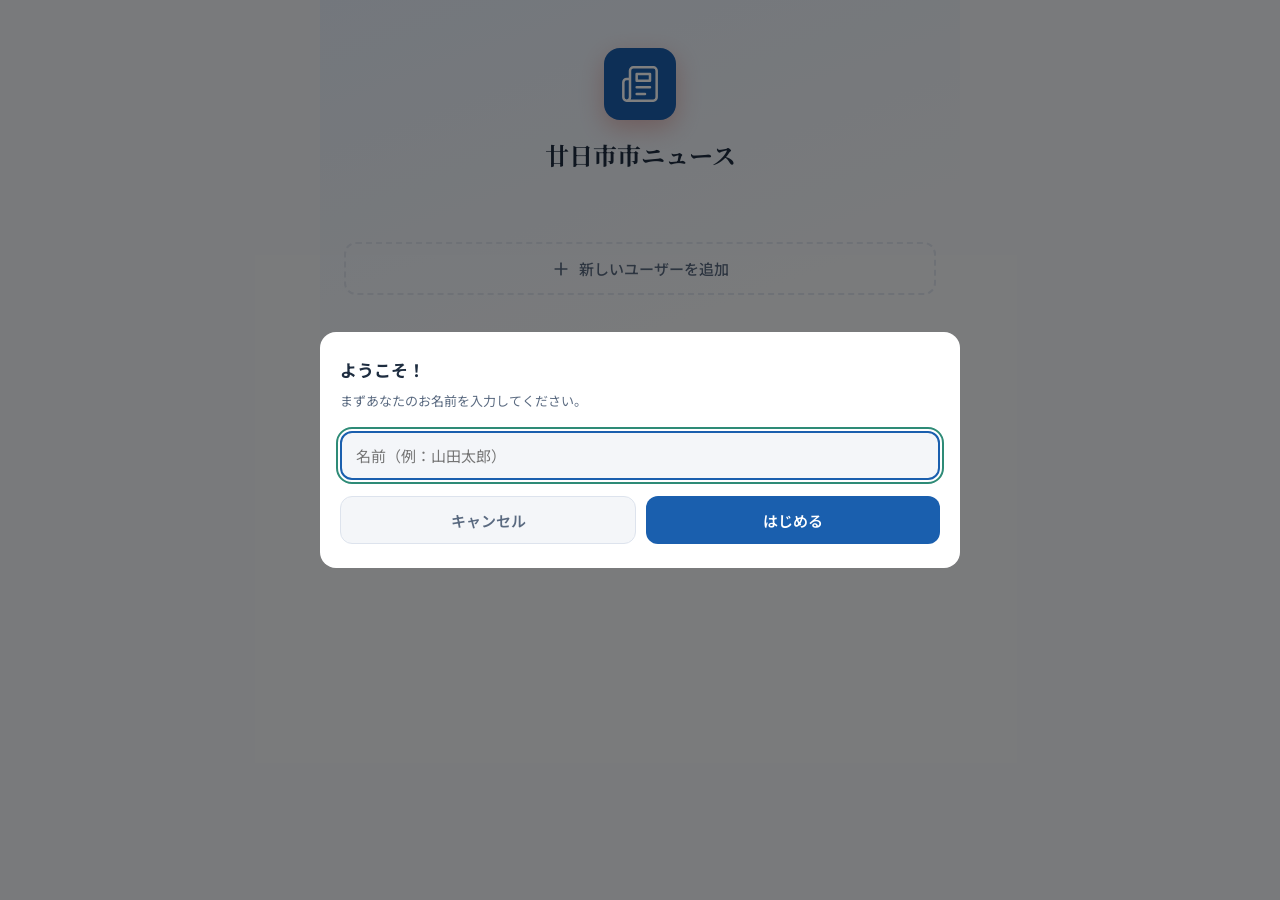
<file: docs/index.html>
<!DOCTYPE html>
<html lang="ja">
<head>
  <meta charset="UTF-8">
  <meta name="viewport" content="width=device-width, initial-scale=1.0, viewport-fit=cover">
  <meta name="description" content="廿日市市の地域ニュースをまとめて確認できるアプリ（廿日市商工会議所）">
  <meta name="theme-color" content="#C0392B">
  <title>廿日市市ニュース</title>
  <link rel="stylesheet" href="css/style.css">
  <link rel="manifest" href="../manifest.json">
  <link rel="apple-touch-icon" href="icons/icon-192.png">
</head>
<body>
  <div class="app-container">

    <!-- ユーザー選択画面 -->
    <section id="user-screen" class="user-screen"></section>

    <!-- メインアプリ（ユーザー選択後） -->
    <div id="main-app" style="display:none">

      <!-- ヘッダー -->
      <header class="app-header">
        <div class="header-main">
          <div class="header-logo">
            廿日市市ニュース
          </div>
          <button class="header-btn" id="user-switch-btn" aria-label="ユーザー切替">
            <span class="header-user-chip" id="header-user-name">-</span>
          </button>
          <button class="header-btn" id="reload-btn" aria-label="再読み込み">
            <svg viewBox="0 0 24 24" fill="none" stroke="currentColor" stroke-width="2" stroke-linecap="round" stroke-linejoin="round"><polyline points="23 4 23 10 17 10"/><polyline points="1 20 1 14 7 14"/><path d="M3.51 9a9 9 0 0 1 14.85-3.36L23 10M1 14l4.64 4.36A9 9 0 0 0 20.49 15"/></svg>
          </button>
          <button class="header-btn" id="search-btn" aria-label="検索">
            <svg viewBox="0 0 24 24" fill="none" stroke="currentColor" stroke-width="2" stroke-linecap="round" stroke-linejoin="round"><circle cx="11" cy="11" r="8"/><path d="m21 21-4.35-4.35"/></svg>
          </button>
        </div>
        <div class="header-meta" id="header-meta">更新日時を読み込み中…</div>
      </header>

      <!-- ページコンテナ -->

      <!-- ニュース一覧 -->
      <section id="news-page" class="page active">
        <div class="date-filter-bar">
          <span class="date-filter-label">📅 日付</span>
          <div class="date-filter-chips" id="date-filter-chips"></div>
        </div>
        <div class="date-range-panel" id="date-range-panel" style="display:none">
          <input type="date" id="date-from" class="date-range-input">
          <span class="date-range-sep">〜</span>
          <input type="date" id="date-to" class="date-range-input">
          <button class="date-range-apply" id="date-range-apply">適用</button>
        </div>
        <div class="sort-bar">
          <button class="sort-btn active" id="sort-importance">重要度順</button>
          <span class="sort-separator">|</span>
          <button class="sort-btn" id="sort-newest">新着順</button>
          <span class="article-count" id="article-count"></span>
        </div>
        <div class="article-list" id="article-list"></div>
      </section>

      <!-- 記事詳細 -->
      <section id="detail-page" class="page"></section>

      <!-- 保存済み -->
      <section id="saved-page" class="page"></section>

      <!-- 管理 -->
      <section id="admin-page" class="page">
        <div style="padding:16px 16px 0">
          <h2 style="font-family:var(--font-serif);font-size:var(--text-xl);font-weight:700;margin-bottom:4px">設定・管理</h2>
          <p style="font-size:var(--text-sm);color:var(--color-text-secondary)">収集ソースやキーワードを管理できます</p>
        </div>
        <div id="admin-content"></div>
      </section>

      <!-- ボトムナビ -->
      <nav class="bottom-nav" aria-label="メインナビゲーション">
        <button class="nav-item active" data-page="news">
          <svg viewBox="0 0 24 24" fill="none" stroke="currentColor" stroke-width="2" stroke-linecap="round" stroke-linejoin="round"><path d="M4 22h16a2 2 0 0 0 2-2V4a2 2 0 0 0-2-2H8a2 2 0 0 0-2 2v16a2 2 0 0 1-2 2Zm0 0a2 2 0 0 1-2-2v-9c0-1.1.9-2 2-2h2"/><path d="M18 14h-8M15 18h-5M10 6h8v4h-8V6Z"/></svg>
          ニュース
        </button>
        <button class="nav-item" data-page="saved">
          <svg viewBox="0 0 24 24" fill="none" stroke="currentColor" stroke-width="2" stroke-linecap="round" stroke-linejoin="round"><path d="M19 21l-7-5-7 5V5a2 2 0 0 1 2-2h10a2 2 0 0 1 2 2z"/></svg>
          保存済み
        </button>
        <button class="nav-item" data-page="admin">
          <svg viewBox="0 0 24 24" fill="none" stroke="currentColor" stroke-width="2" stroke-linecap="round" stroke-linejoin="round"><circle cx="12" cy="12" r="3"/><path d="M19.4 15a1.65 1.65 0 0 0 .33 1.82l.06.06a2 2 0 0 1-2.83 2.83l-.06-.06a1.65 1.65 0 0 0-1.82-.33 1.65 1.65 0 0 0-1 1.51V21a2 2 0 0 1-4 0v-.09A1.65 1.65 0 0 0 9 19.4a1.65 1.65 0 0 0-1.82.33l-.06.06a2 2 0 0 1-2.83-2.83l.06-.06A1.65 1.65 0 0 0 4.68 15a1.65 1.65 0 0 0-1.51-1H3a2 2 0 0 1 0-4h.09A1.65 1.65 0 0 0 4.6 9a1.65 1.65 0 0 0-.33-1.82l-.06-.06a2 2 0 0 1 2.83-2.83l.06.06A1.65 1.65 0 0 0 9 4.68a1.65 1.65 0 0 0 1-1.51V3a2 2 0 0 1 4 0v.09a1.65 1.65 0 0 0 1 1.51 1.65 1.65 0 0 0 1.82-.33l.06-.06a2 2 0 0 1 2.83 2.83l-.06.06A1.65 1.65 0 0 0 19.4 9a1.65 1.65 0 0 0 1.51 1H21a2 2 0 0 1 0 4h-.09a1.65 1.65 0 0 0-1.51 1z"/></svg>
          設定
        </button>
      </nav>

    </div><!-- /main-app -->

    <!-- 検索オーバーレイ -->
    <div id="search-overlay" class="search-overlay" style="display:none">
      <div class="search-header">
        <div class="search-input-wrap">
          <svg viewBox="0 0 24 24" fill="none" stroke="currentColor" stroke-width="2" stroke-linecap="round" stroke-linejoin="round"><circle cx="11" cy="11" r="8"/><path d="m21 21-4.35-4.35"/></svg>
          <input type="search" class="search-input" id="search-input" placeholder="記事を検索…" autocomplete="off">
        </div>
        <button class="search-cancel" id="search-cancel">キャンセル</button>
      </div>
      <div class="search-results" id="search-results">
        <div class="empty-state" style="padding-top:40px">
          <p style="color:var(--color-text-muted)">キーワードを入力してください</p>
        </div>
      </div>
    </div>

  </div><!-- /app-container -->

  <div id="toast-container" class="toast-container"></div>

  <script type="module" src="js/main.js"></script>
</body>
</html>
</file>
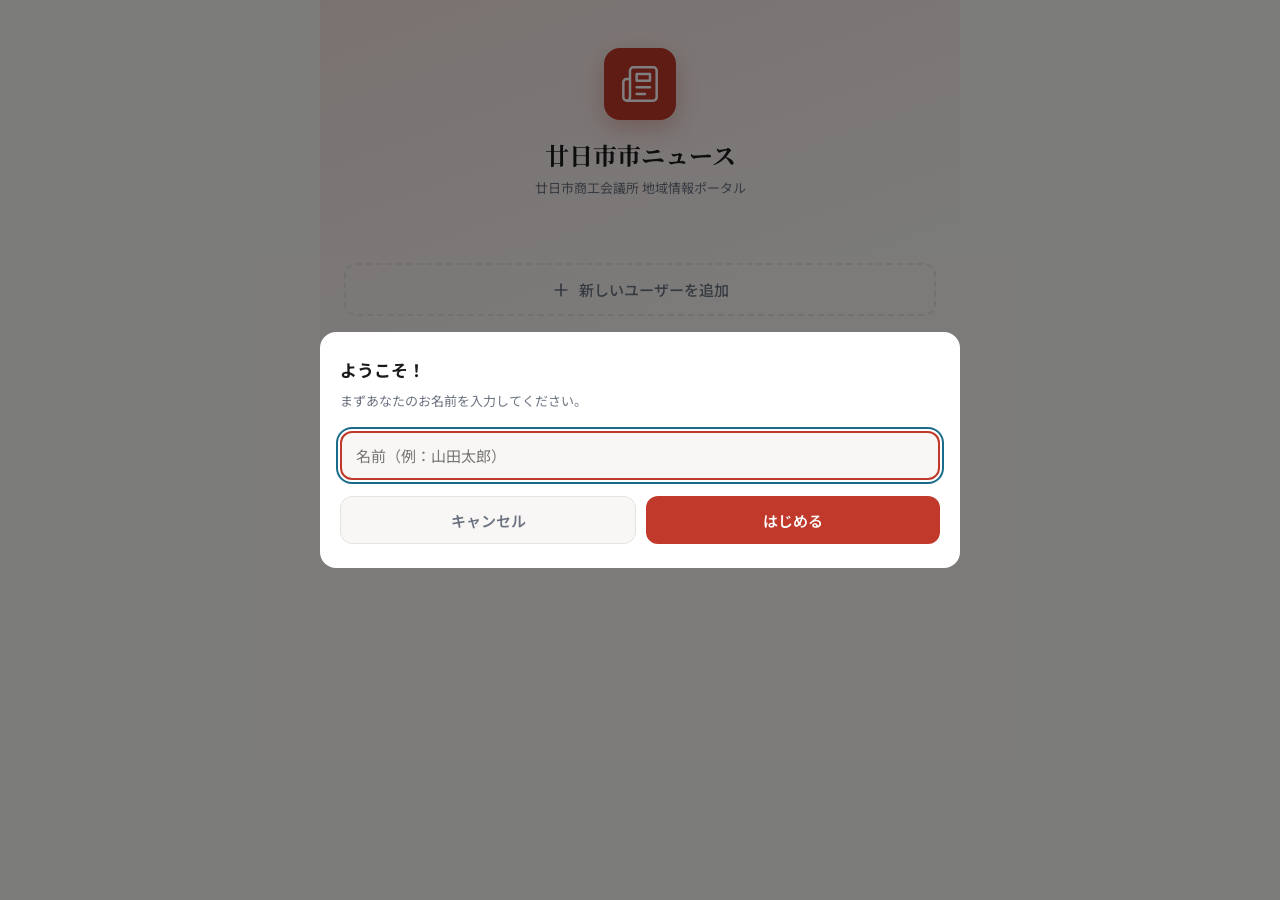
<file: public/index.html>
<!DOCTYPE html>
<html lang="ja">
<head>
  <meta charset="UTF-8">
  <meta name="viewport" content="width=device-width, initial-scale=1.0, viewport-fit=cover">
  <meta name="description" content="廿日市市の地域ニュースをまとめて確認できるアプリ（廿日市商工会議所）">
  <meta name="theme-color" content="#C0392B">
  <title>廿日市市ニュース</title>
  <link rel="stylesheet" href="css/style.css">
  <link rel="manifest" href="../manifest.json">
  <link rel="apple-touch-icon" href="icons/icon-192.png">
</head>
<body>
  <div class="app-container">

    <!-- ユーザー選択画面 -->
    <section id="user-screen" class="user-screen"></section>

    <!-- メインアプリ（ユーザー選択後） -->
    <div id="main-app" style="display:none">

      <!-- ヘッダー -->
      <header class="app-header">
        <div class="header-main">
          <div class="header-logo">
            廿日市市ニュース
            <span>廿日市商工会議所</span>
          </div>
          <button class="header-btn" id="user-switch-btn" aria-label="ユーザー切替">
            <span class="header-user-chip" id="header-user-name">-</span>
          </button>
          <button class="header-btn" id="search-btn" aria-label="検索">
            <svg viewBox="0 0 24 24" fill="none" stroke="currentColor" stroke-width="2" stroke-linecap="round" stroke-linejoin="round"><circle cx="11" cy="11" r="8"/><path d="m21 21-4.35-4.35"/></svg>
          </button>
        </div>
        <div class="header-meta" id="header-meta">更新日時を読み込み中…</div>
      </header>

      <!-- ページコンテナ -->

      <!-- ニュース一覧 -->
      <section id="news-page" class="page active">
        <div class="filter-bar">
          <div class="filter-chips" id="category-chips"></div>
        </div>
        <div class="sort-bar">
          <button class="sort-btn active" id="sort-importance">重要度順</button>
          <span class="sort-separator">|</span>
          <button class="sort-btn" id="sort-newest">新着順</button>
          <span class="article-count" id="article-count"></span>
        </div>
        <div class="article-list" id="article-list"></div>
      </section>

      <!-- 記事詳細 -->
      <section id="detail-page" class="page"></section>

      <!-- 保存済み -->
      <section id="saved-page" class="page"></section>

      <!-- 管理 -->
      <section id="admin-page" class="page">
        <div style="padding:16px 16px 0">
          <h2 style="font-family:var(--font-serif);font-size:var(--text-xl);font-weight:700;margin-bottom:4px">設定・管理</h2>
          <p style="font-size:var(--text-sm);color:var(--color-text-secondary)">収集ソースやキーワードを管理できます</p>
        </div>
        <div id="admin-content"></div>
      </section>

      <!-- ボトムナビ -->
      <nav class="bottom-nav" aria-label="メインナビゲーション">
        <button class="nav-item active" data-page="news">
          <svg viewBox="0 0 24 24" fill="none" stroke="currentColor" stroke-width="2" stroke-linecap="round" stroke-linejoin="round"><path d="M4 22h16a2 2 0 0 0 2-2V4a2 2 0 0 0-2-2H8a2 2 0 0 0-2 2v16a2 2 0 0 1-2 2Zm0 0a2 2 0 0 1-2-2v-9c0-1.1.9-2 2-2h2"/><path d="M18 14h-8M15 18h-5M10 6h8v4h-8V6Z"/></svg>
          ニュース
        </button>
        <button class="nav-item" data-page="saved">
          <svg viewBox="0 0 24 24" fill="none" stroke="currentColor" stroke-width="2" stroke-linecap="round" stroke-linejoin="round"><path d="M19 21l-7-5-7 5V5a2 2 0 0 1 2-2h10a2 2 0 0 1 2 2z"/></svg>
          保存済み
        </button>
        <button class="nav-item" data-page="admin">
          <svg viewBox="0 0 24 24" fill="none" stroke="currentColor" stroke-width="2" stroke-linecap="round" stroke-linejoin="round"><circle cx="12" cy="12" r="3"/><path d="M19.4 15a1.65 1.65 0 0 0 .33 1.82l.06.06a2 2 0 0 1-2.83 2.83l-.06-.06a1.65 1.65 0 0 0-1.82-.33 1.65 1.65 0 0 0-1 1.51V21a2 2 0 0 1-4 0v-.09A1.65 1.65 0 0 0 9 19.4a1.65 1.65 0 0 0-1.82.33l-.06.06a2 2 0 0 1-2.83-2.83l.06-.06A1.65 1.65 0 0 0 4.68 15a1.65 1.65 0 0 0-1.51-1H3a2 2 0 0 1 0-4h.09A1.65 1.65 0 0 0 4.6 9a1.65 1.65 0 0 0-.33-1.82l-.06-.06a2 2 0 0 1 2.83-2.83l.06.06A1.65 1.65 0 0 0 9 4.68a1.65 1.65 0 0 0 1-1.51V3a2 2 0 0 1 4 0v.09a1.65 1.65 0 0 0 1 1.51 1.65 1.65 0 0 0 1.82-.33l.06-.06a2 2 0 0 1 2.83 2.83l-.06.06A1.65 1.65 0 0 0 19.4 9a1.65 1.65 0 0 0 1.51 1H21a2 2 0 0 1 0 4h-.09a1.65 1.65 0 0 0-1.51 1z"/></svg>
          設定
        </button>
      </nav>

    </div><!-- /main-app -->

    <!-- 検索オーバーレイ -->
    <div id="search-overlay" class="search-overlay" style="display:none">
      <div class="search-header">
        <div class="search-input-wrap">
          <svg viewBox="0 0 24 24" fill="none" stroke="currentColor" stroke-width="2" stroke-linecap="round" stroke-linejoin="round"><circle cx="11" cy="11" r="8"/><path d="m21 21-4.35-4.35"/></svg>
          <input type="search" class="search-input" id="search-input" placeholder="記事を検索…" autocomplete="off">
        </div>
        <button class="search-cancel" id="search-cancel">キャンセル</button>
      </div>
      <div class="search-results" id="search-results">
        <div class="empty-state" style="padding-top:40px">
          <p style="color:var(--color-text-muted)">キーワードを入力してください</p>
        </div>
      </div>
    </div>

  </div><!-- /app-container -->

  <div id="toast-container" class="toast-container"></div>

  <script type="module" src="js/main.js"></script>
</body>
</html>
</file>
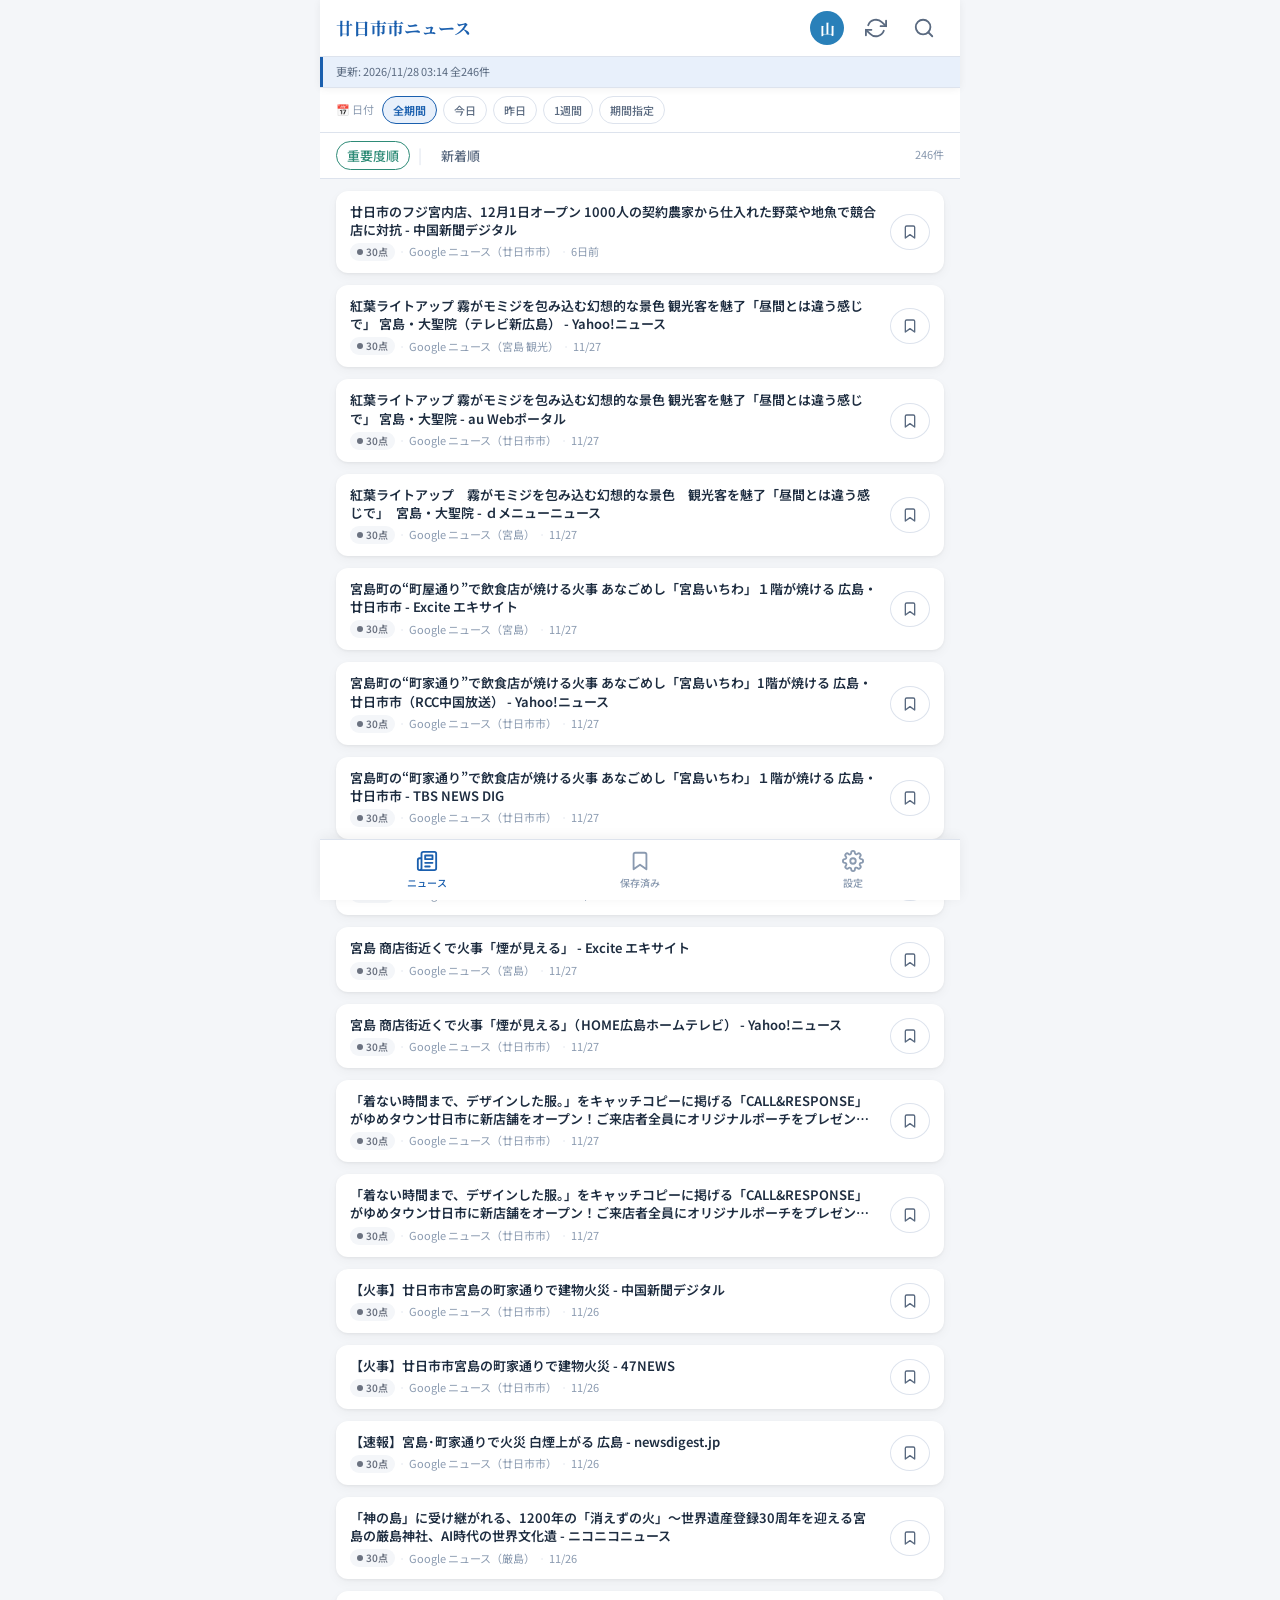
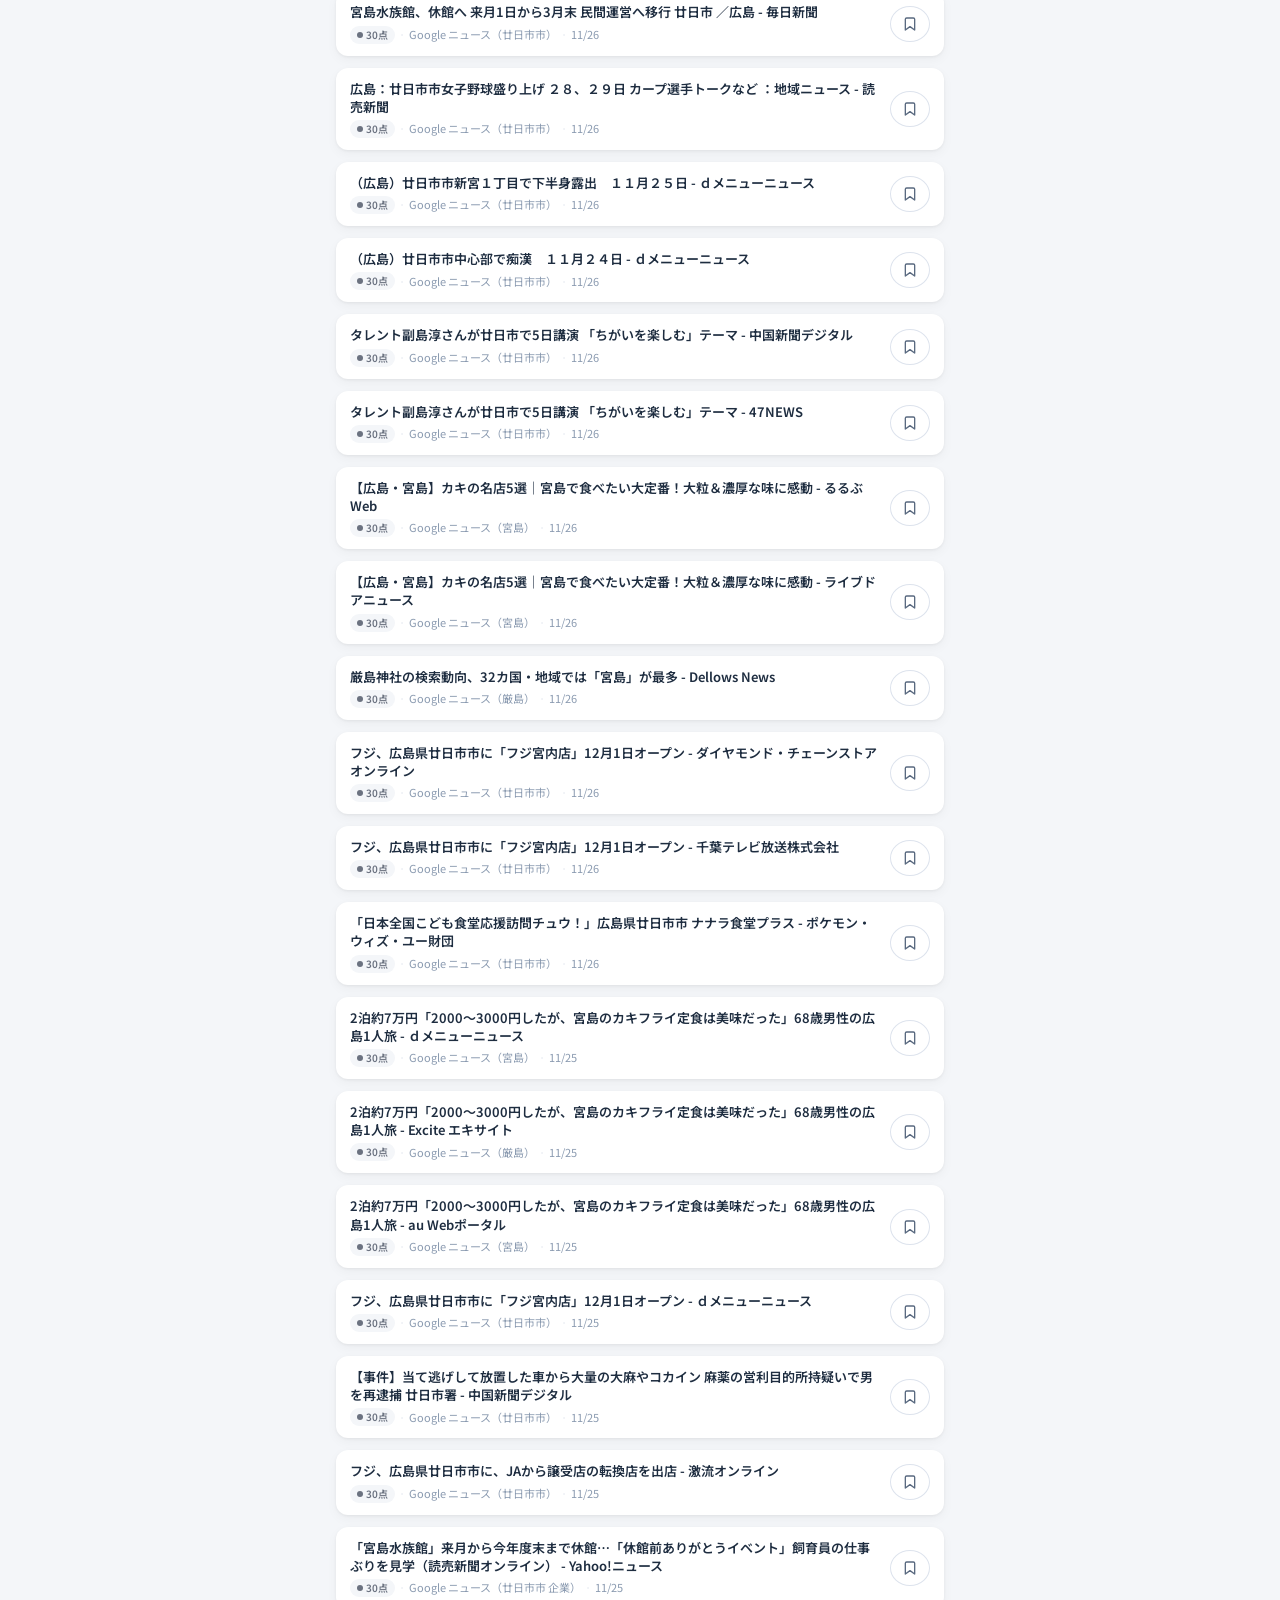
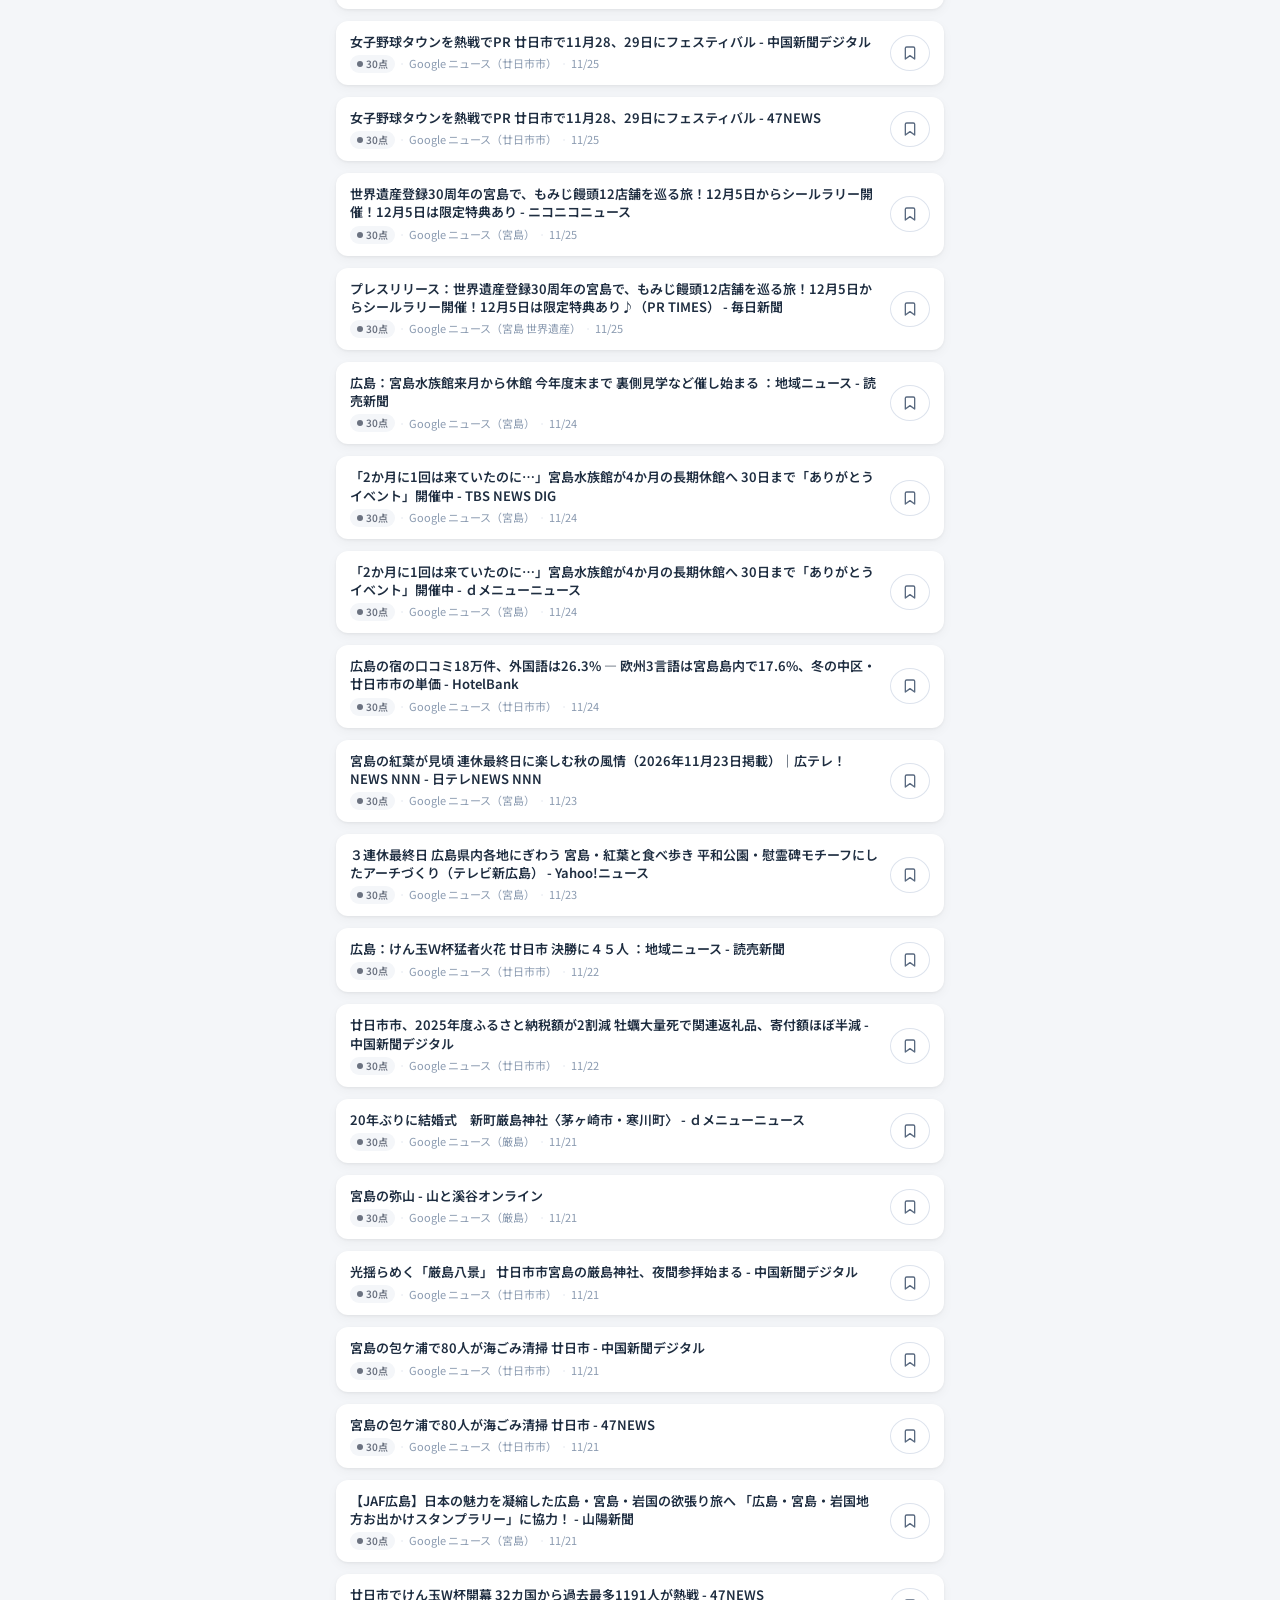
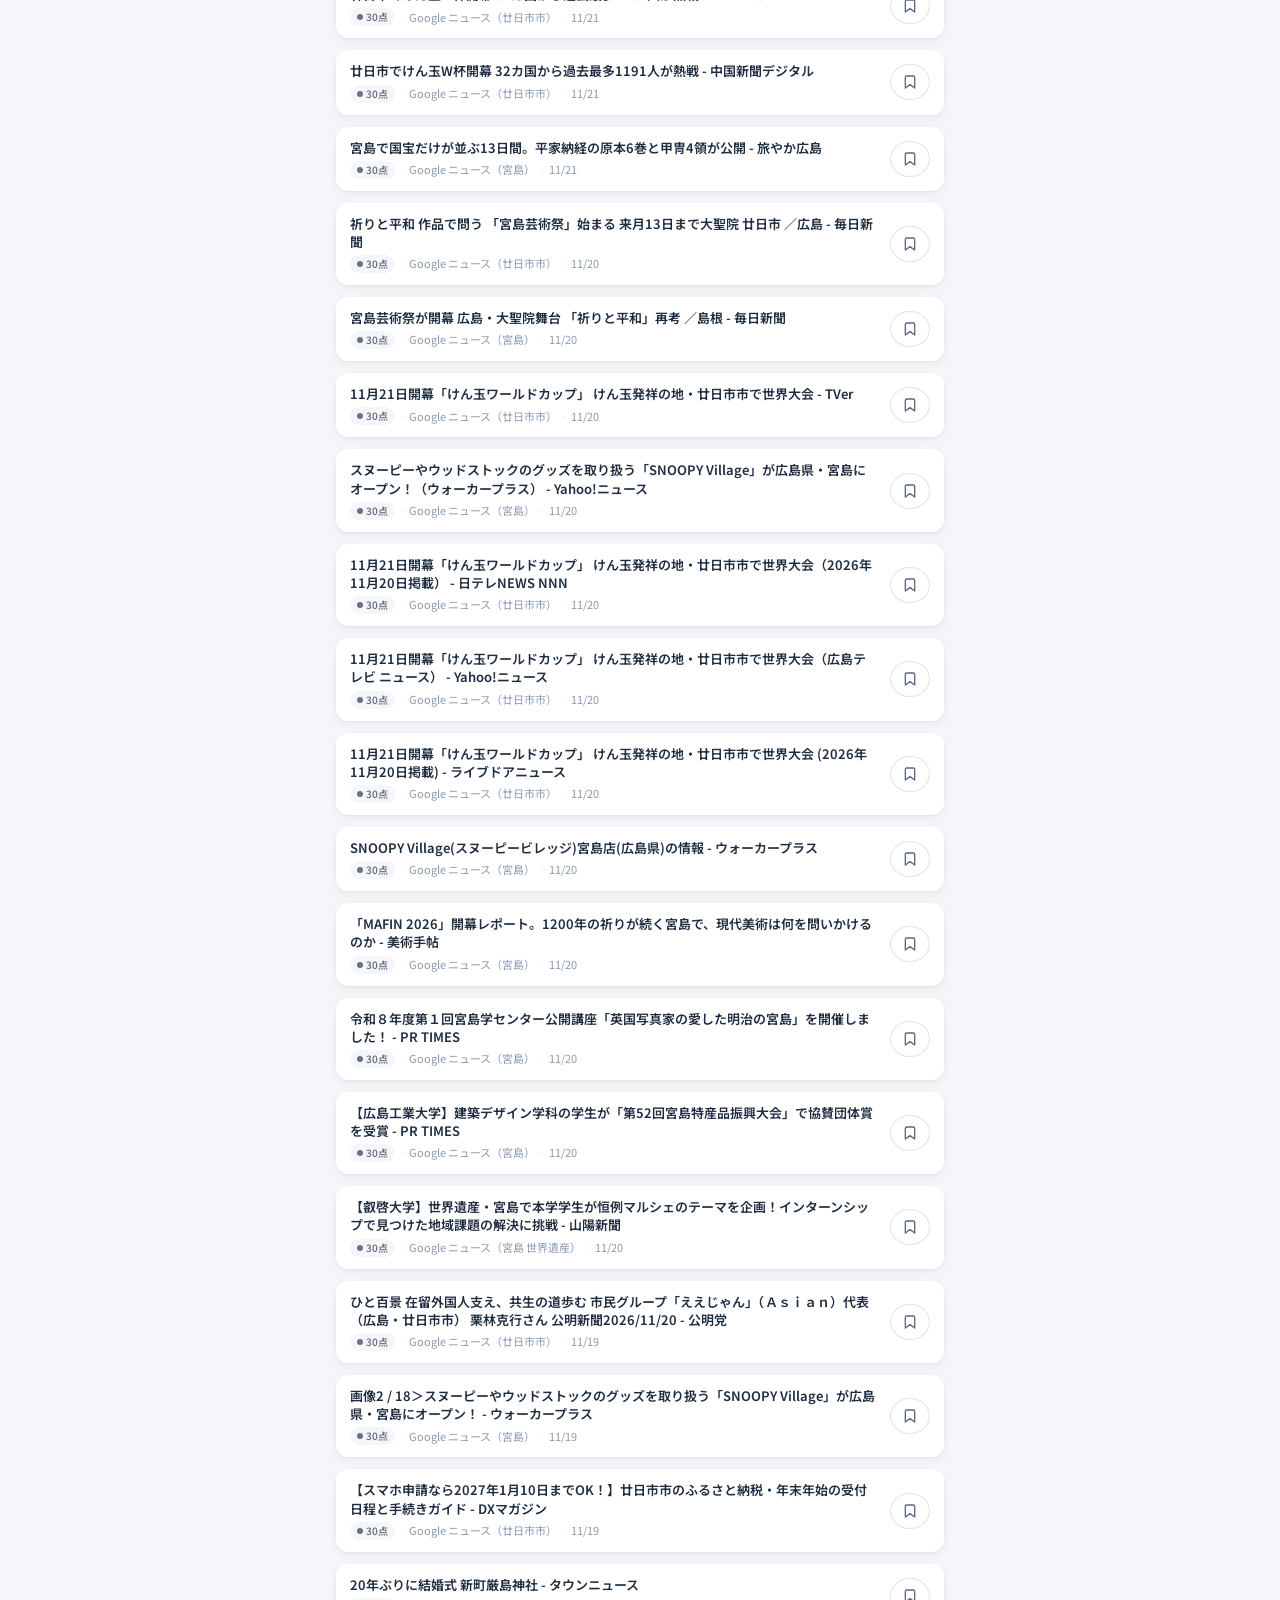
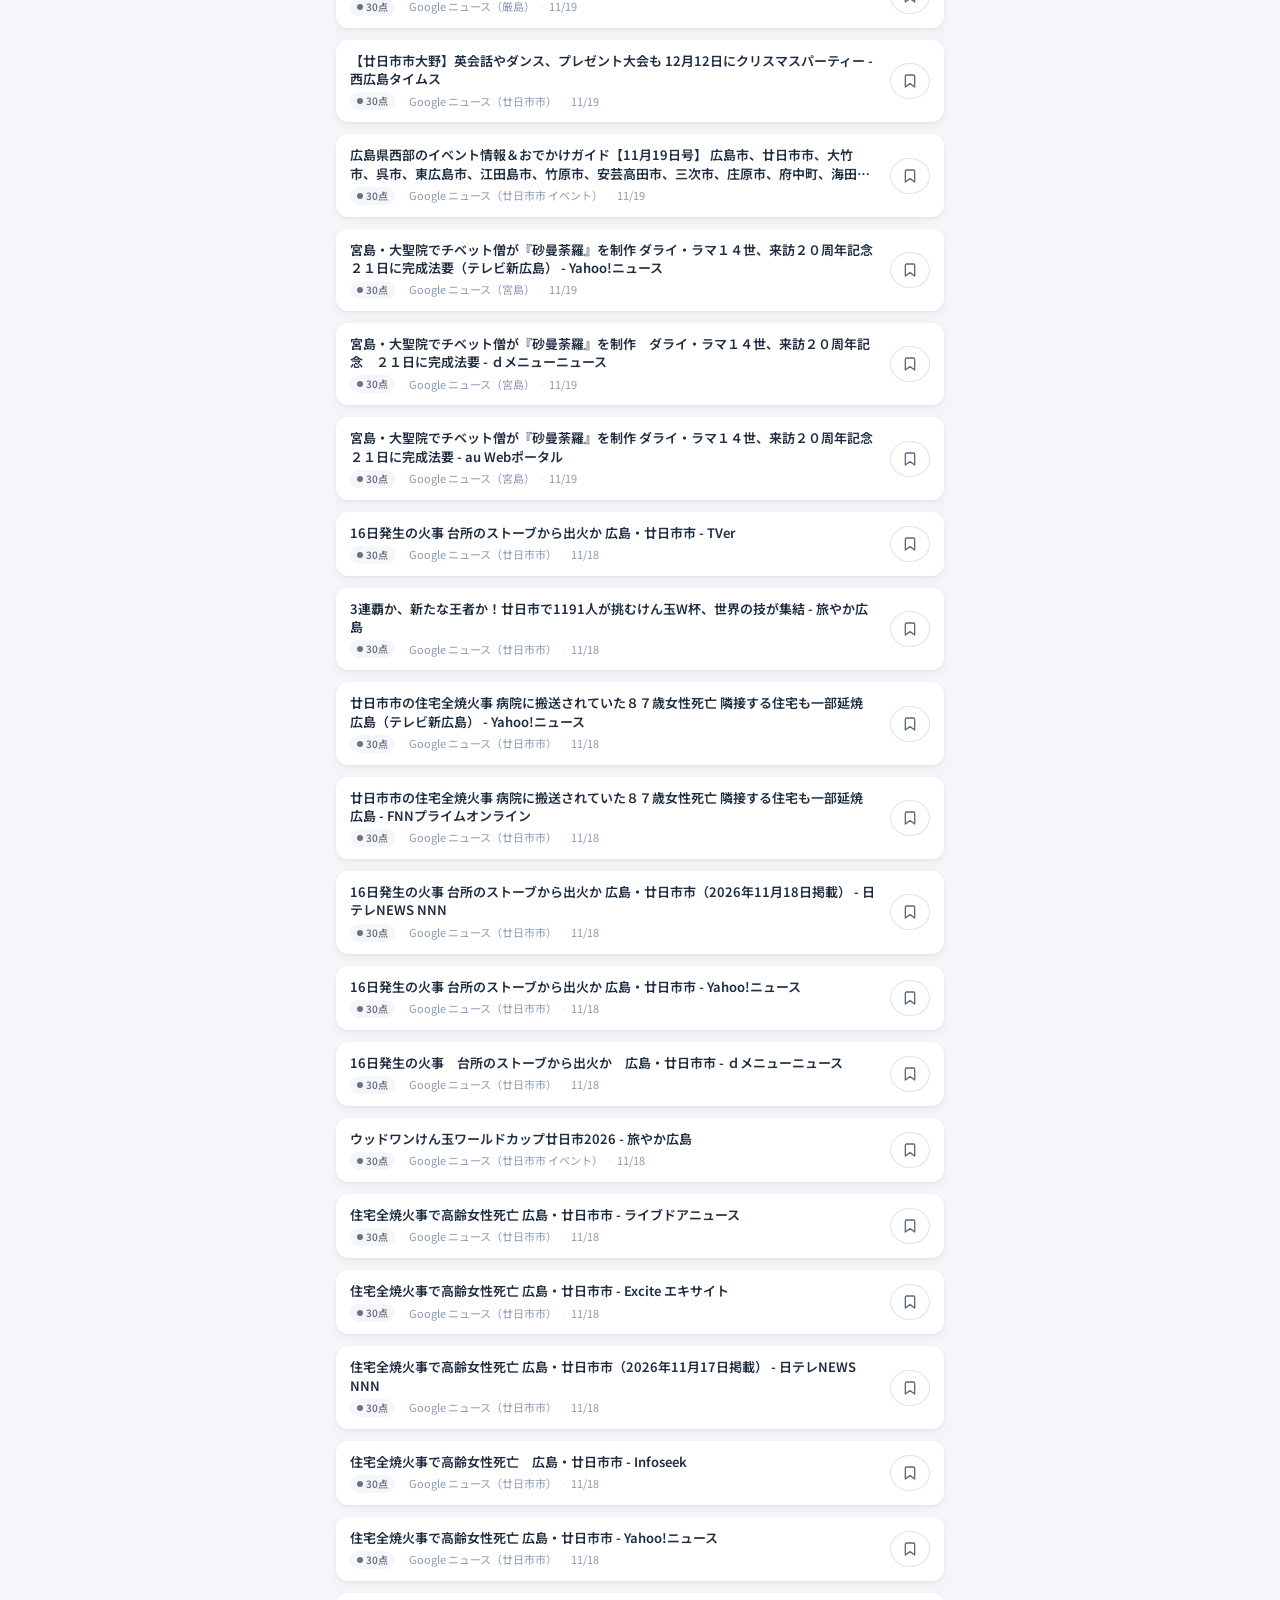
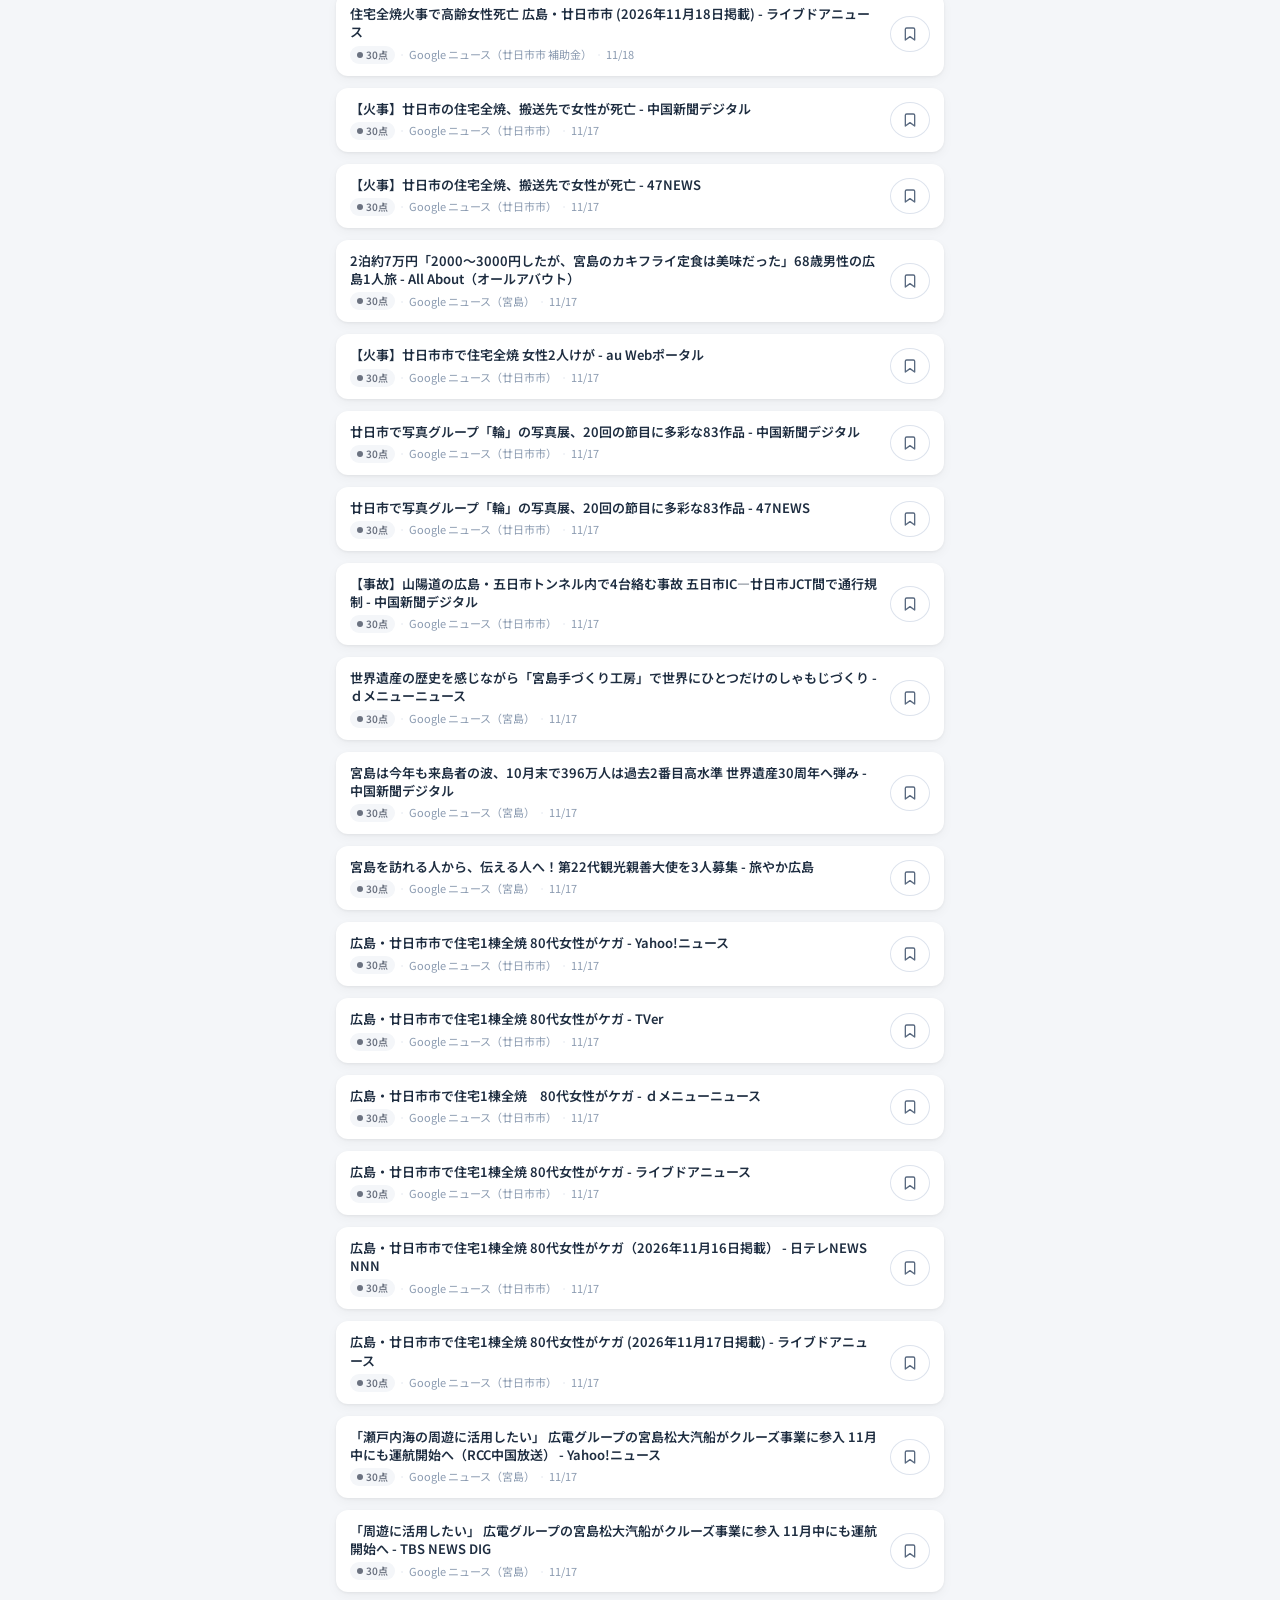
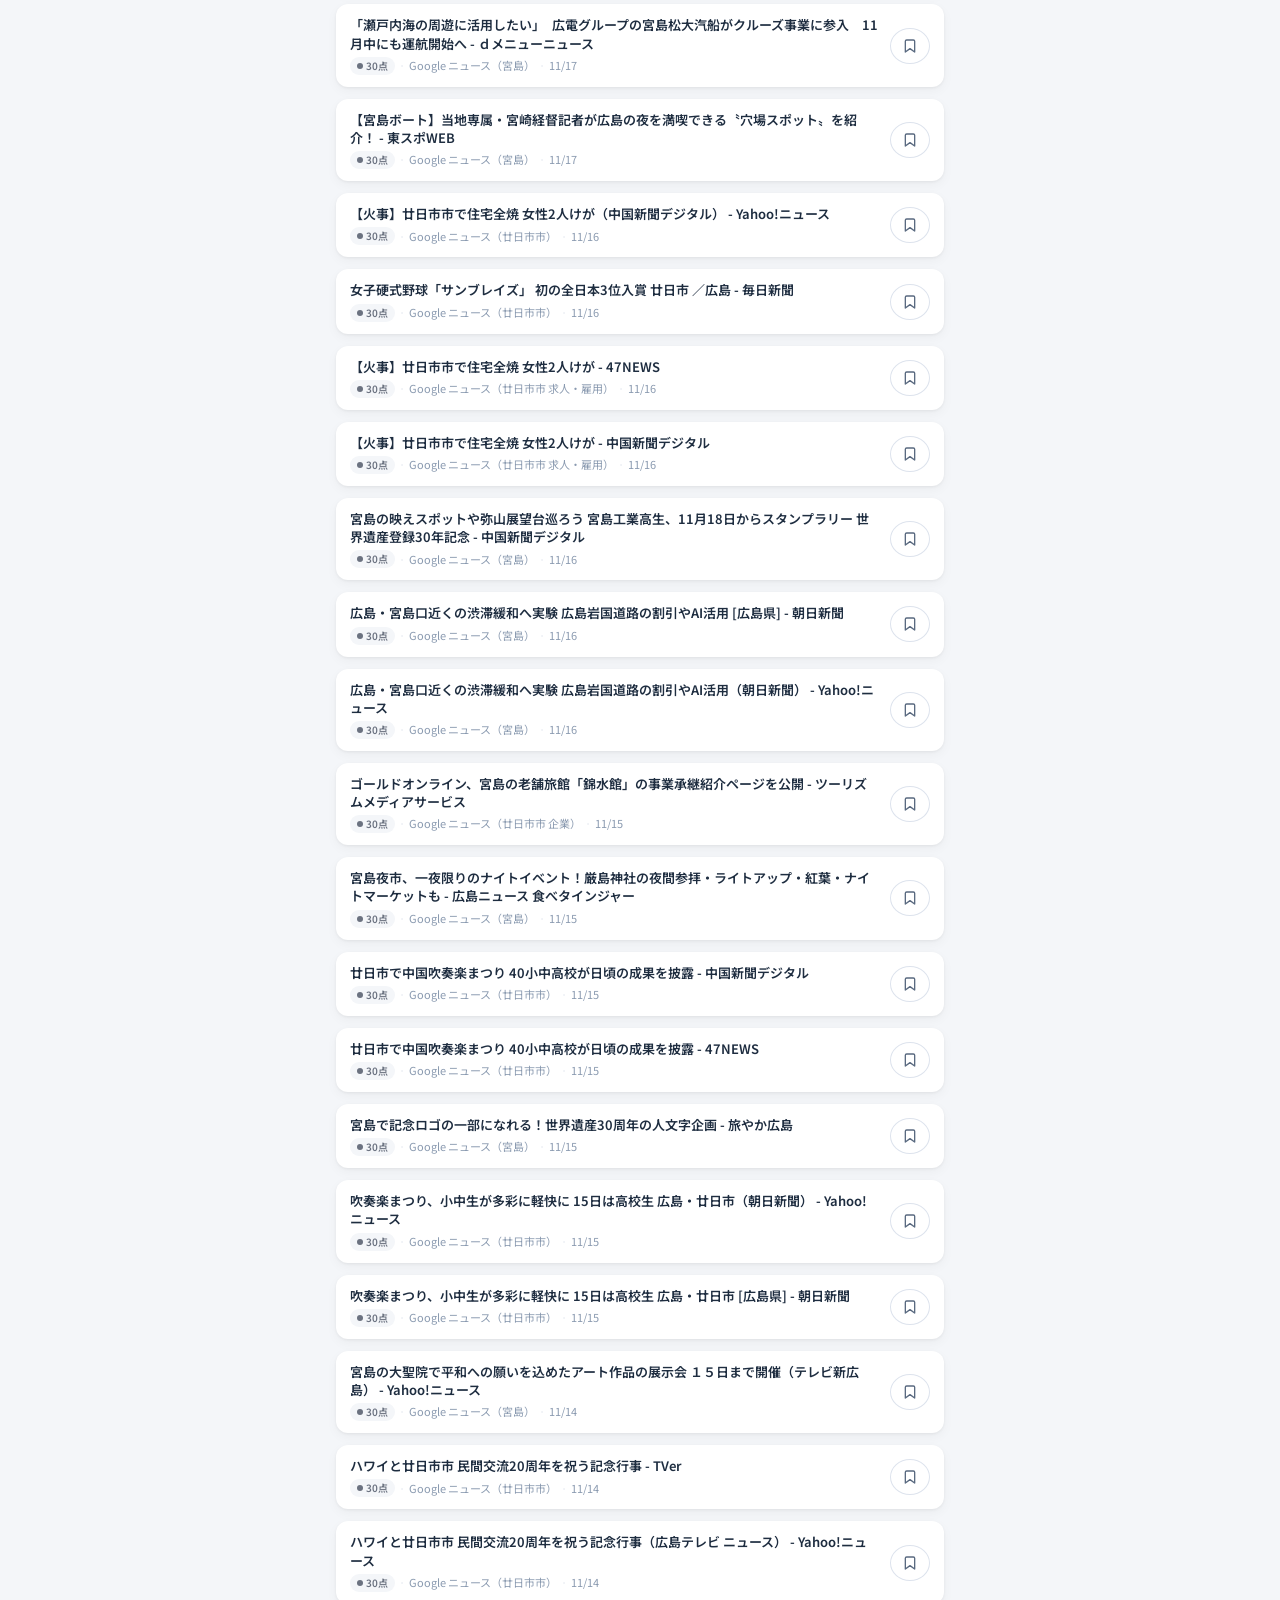
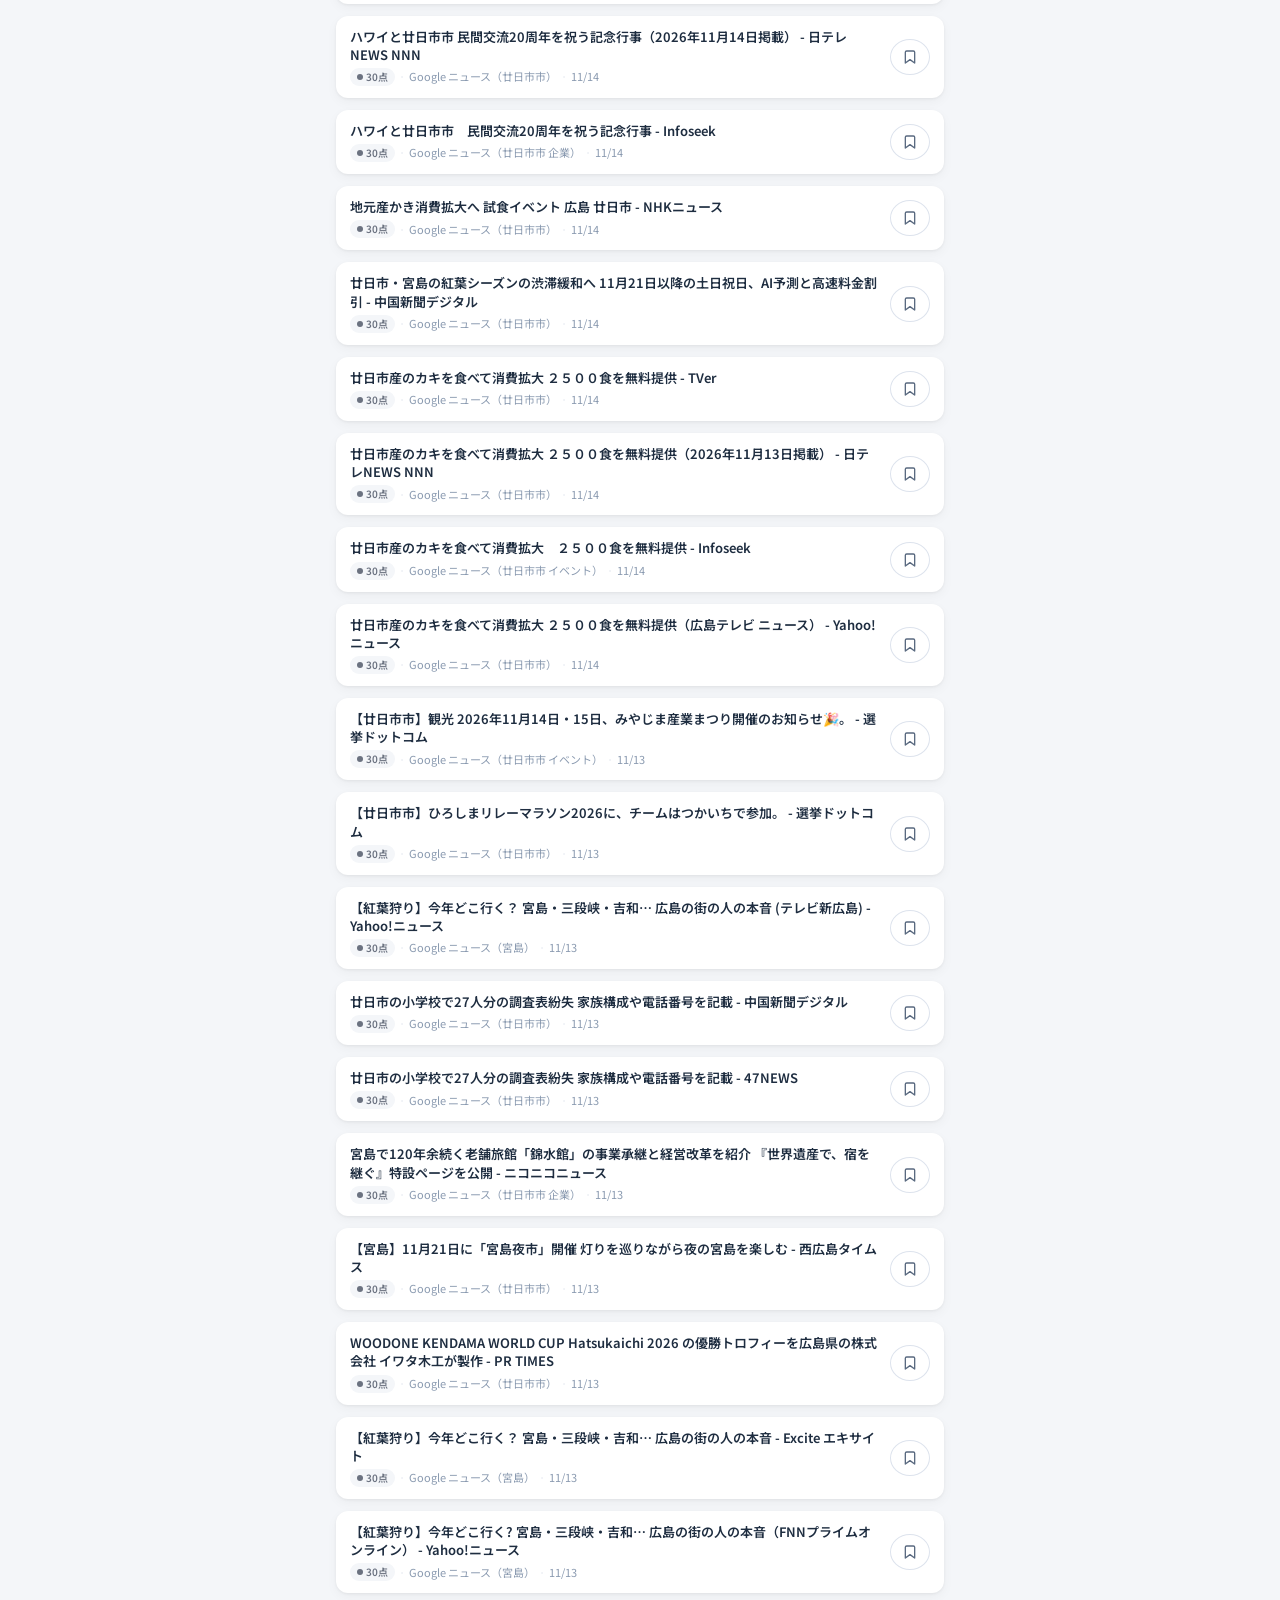
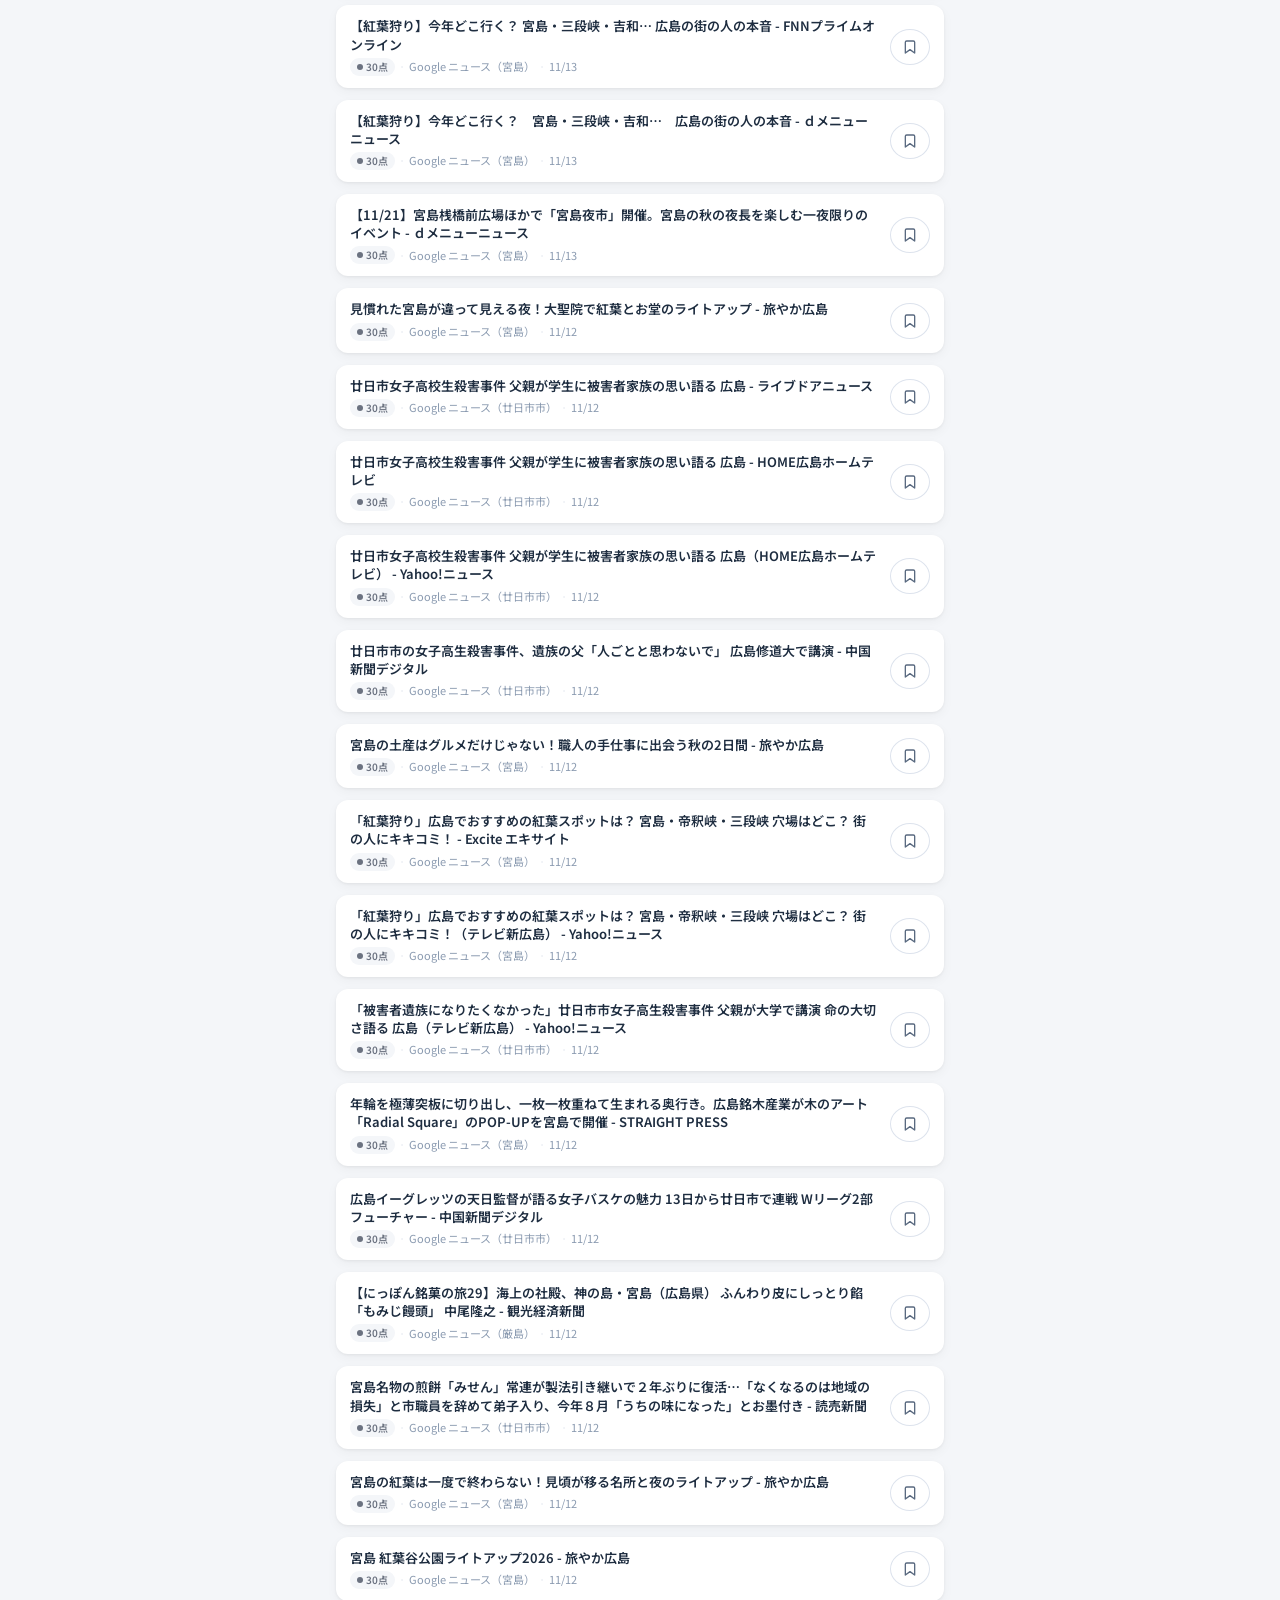
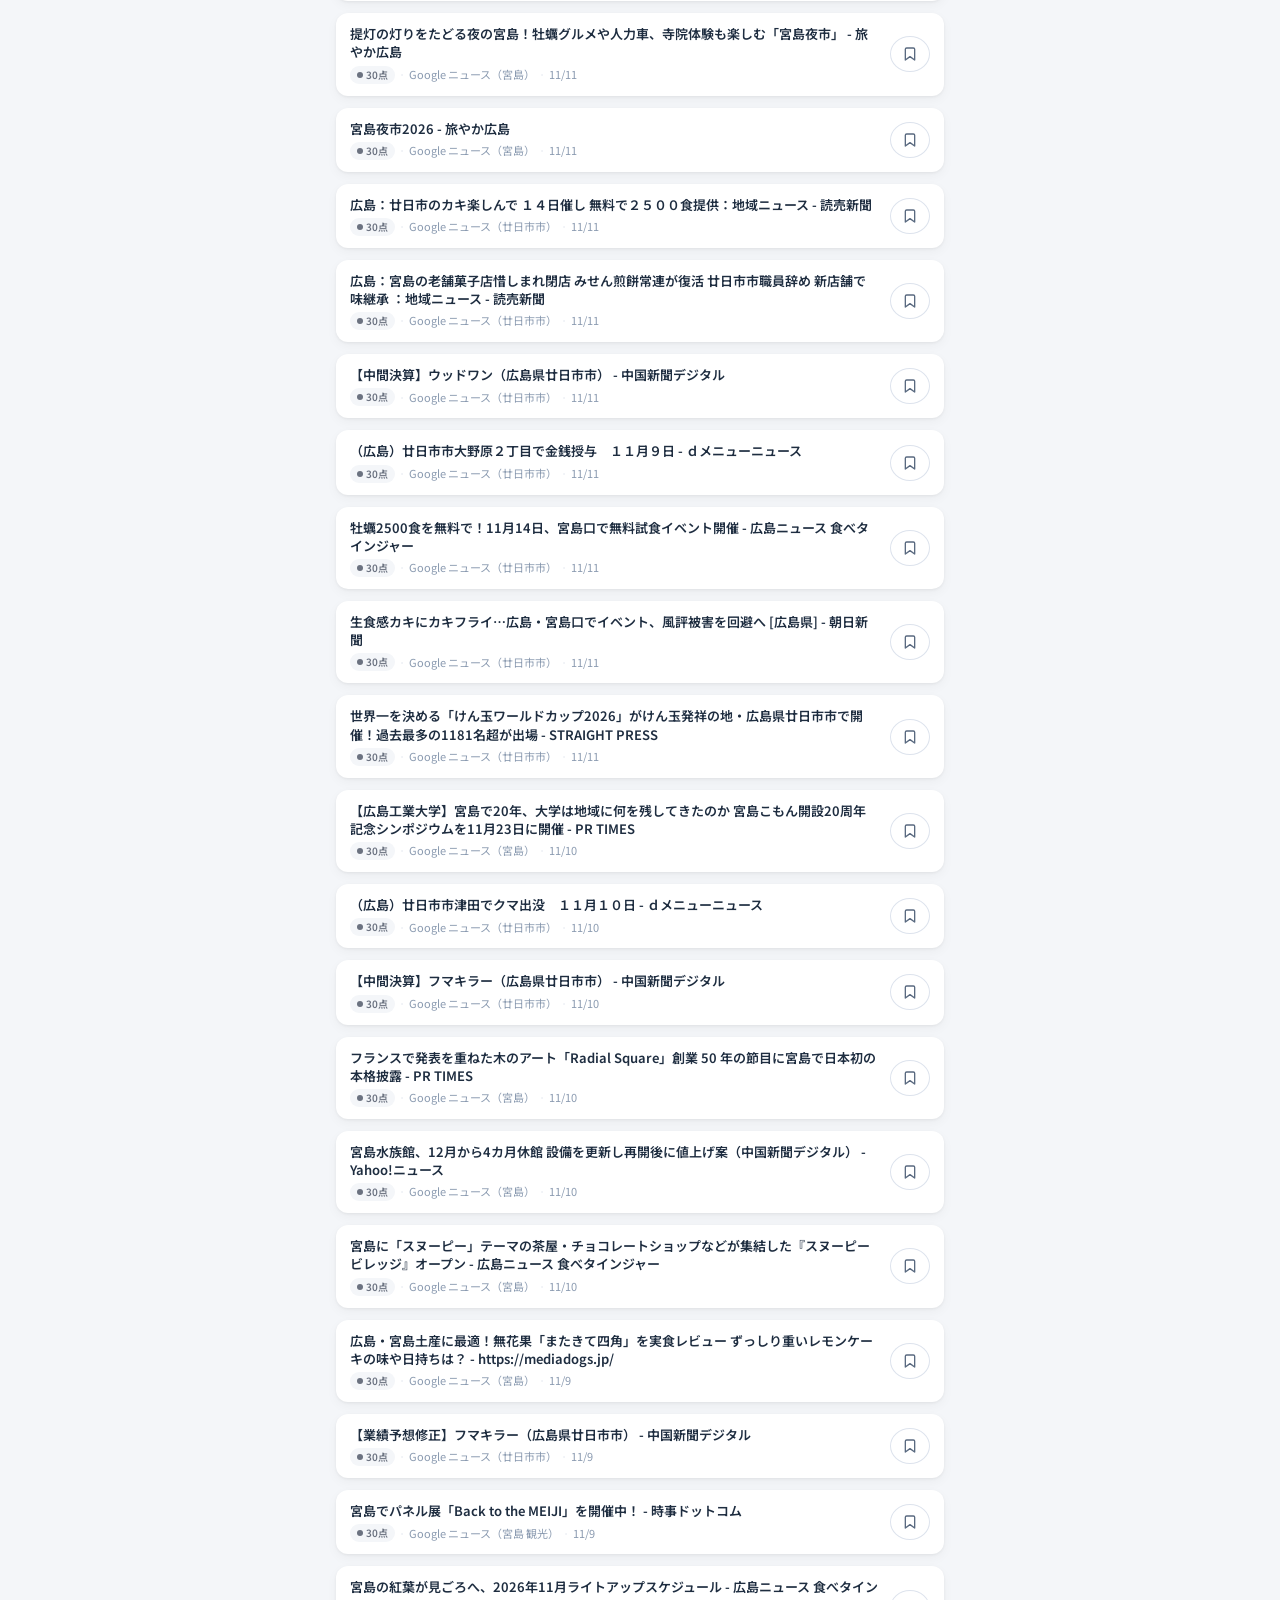
<file: docs/setup-test.html>
<!DOCTYPE html>
<html><head><meta charset="UTF-8"><title>テスト設定</title></head>
<body>
<script>
localStorage.setItem('hn_users', JSON.stringify([{id:'test001',name:'山田太郎',createdAt:new Date().toISOString(),lastSeen:new Date().toISOString()}]));
localStorage.setItem('hn_current_user','test001');
location.href = 'index.html';
</script>
テストユーザーを設定中...
</body></html>
</file>
<file: docs/css/style.css>
/* ===== Google Fonts ===== */
@import url('https://fonts.googleapis.com/css2?family=Noto+Serif+JP:wght@500;700&family=Noto+Sans+JP:wght@400;500;600&display=swap');

/* ===== CSS Variables ===== */
:root {
  --color-primary:       #1A5FAE;
  --color-primary-soft:  #E8F0FB;
  --color-primary-dark:  #144A8A;
  --color-accent:        #2E8B77;
  --color-accent-soft:   #E3F4F1;

  --color-high:   #C0392B;
  --color-high-bg: #FDF0EE;
  --color-mid:    #C07A00;
  --color-mid-bg: #FEF8EC;
  --color-low:    #6B7280;
  --color-low-bg: #F4F6F9;

  --color-bg:       #F4F6F9;
  --color-surface:  #FFFFFF;
  --color-border:   #DDE3ED;
  --color-text-primary:   #1E2D40;
  --color-text-secondary: #5A6A80;
  --color-text-muted:     #8A9AB0;

  --font-serif: 'Noto Serif JP', 'Georgia', serif;
  --font-sans:  'Noto Sans JP', 'Hiragino Sans', 'Yu Gothic', sans-serif;

  --text-xs:   11px;
  --text-sm:   13px;
  --text-base: 15px;
  --text-lg:   17px;
  --text-xl:   20px;
  --text-2xl:  24px;

  --radius-sm:   6px;
  --radius-md:   12px;
  --radius-lg:   16px;
  --radius-full: 9999px;

  --shadow-card:     0 1px 3px rgba(0,0,0,0.06), 0 4px 12px rgba(0,0,0,0.04);
  --shadow-elevated: 0 4px 20px rgba(0,0,0,0.12);

  --transition: 150ms cubic-bezier(0.4, 0, 0.2, 1);

  --header-height: 56px;
  --max-width: 640px;
}

@media (prefers-color-scheme: dark) {
  :root {
    --color-bg:       #0F1117;
    --color-surface:  #1A1D27;
    --color-border:   #2D3144;
    --color-text-primary:   #F0EFed;
    --color-text-secondary: #9CA3AF;
    --color-text-muted:     #6B7280;
    --shadow-card:     0 1px 3px rgba(0,0,0,0.3), 0 4px 12px rgba(0,0,0,0.2);
    --shadow-elevated: 0 4px 20px rgba(0,0,0,0.4);
  }
}

/* ===== Reset ===== */
*, *::before, *::after { box-sizing: border-box; margin: 0; padding: 0; }
html { font-size: 16px; -webkit-text-size-adjust: 100%; }
body {
  font-family: var(--font-sans);
  font-size: var(--text-base);
  color: var(--color-text-primary);
  background: var(--color-bg);
  line-height: 1.6;
  min-height: 100dvh;
}
a { color: inherit; text-decoration: none; }
button { cursor: pointer; border: none; background: none; font-family: inherit; }
img { display: block; max-width: 100%; }
ul { list-style: none; }

/* ===== Utility ===== */
.sr-only {
  position: absolute; width: 1px; height: 1px;
  padding: 0; margin: -1px; overflow: hidden;
  clip: rect(0,0,0,0); border: 0;
}
.text-muted { color: var(--color-text-secondary); }

/* ===== Layout ===== */
.app-container {
  max-width: var(--max-width);
  margin: 0 auto;
  min-height: 100dvh;
  background: var(--color-bg);
  position: relative;
}

/* ===== Header ===== */
.app-header {
  position: sticky;
  top: 0;
  z-index: 100;
  background: var(--color-surface);
  border-bottom: 1px solid var(--color-border);
  box-shadow: 0 1px 8px rgba(0,0,0,0.06);
}
.header-main {
  display: flex;
  align-items: center;
  gap: 8px;
  padding: 0 16px;
  height: var(--header-height);
}
.header-logo {
  font-family: var(--font-serif);
  font-size: var(--text-lg);
  font-weight: 700;
  color: var(--color-primary);
  flex: 1;
  white-space: nowrap;
  overflow: hidden;
  text-overflow: ellipsis;
}
.header-logo span {
  font-size: var(--text-xs);
  color: var(--color-text-muted);
  font-family: var(--font-sans);
  font-weight: 400;
  display: block;
  line-height: 1;
}
.header-btn {
  display: flex;
  align-items: center;
  justify-content: center;
  width: 40px;
  height: 40px;
  border-radius: var(--radius-full);
  color: var(--color-text-secondary);
  transition: background var(--transition), color var(--transition);
}
.header-btn:hover { background: var(--color-bg); color: var(--color-text-primary); }
.header-btn svg { width: 22px; height: 22px; }
@keyframes spin { to { transform: rotate(360deg); } }
#reload-btn.spinning svg { animation: spin 0.8s linear infinite; }
#user-switch-btn {
  width: auto;
  padding: 4px;
}
.header-user-chip {
  width: 34px;
  height: 34px;
  border-radius: 50%;
  background: var(--color-primary);
  color: #fff;
  font-family: var(--font-serif);
  font-size: var(--text-base);
  font-weight: 700;
  display: flex;
  align-items: center;
  justify-content: center;
  flex-shrink: 0;
}
.header-meta {
  padding: 6px 16px;
  background: linear-gradient(90deg, var(--color-primary) 3px, transparent 3px);
  background-color: var(--color-primary-soft);
  display: flex;
  align-items: center;
  justify-content: space-between;
  font-size: var(--text-xs);
  color: var(--color-text-secondary);
  border-top: 1px solid var(--color-border);
}

/* ===== Bottom Nav ===== */
.bottom-nav {
  position: fixed;
  bottom: 0;
  left: 0;
  right: 0;
  width: 100%;
  max-width: var(--max-width);
  margin: 0 auto;
  z-index: 100;
  background: var(--color-surface);
  border-top: 1px solid var(--color-border);
  display: flex;
  box-shadow: 0 -2px 12px rgba(0,0,0,0.06);
}
.nav-item {
  flex: 1;
  display: flex;
  flex-direction: column;
  align-items: center;
  justify-content: center;
  gap: 3px;
  padding: 10px 4px calc(10px + env(safe-area-inset-bottom, 0px));
  color: var(--color-text-muted);
  font-size: 10px;
  font-weight: 500;
  transition: color var(--transition);
}
.nav-item svg { width: 22px; height: 22px; }
.nav-item.active { color: var(--color-primary); }

/* ===== Page Content ===== */
.page {
  display: none;
  padding-bottom: calc(80px + env(safe-area-inset-bottom, 0px));
}
.page.active { display: block; }

/* ===== Filter Bar ===== */
.filter-bar {
  padding: 10px 0 10px 16px;
  overflow-x: auto;
  -webkit-overflow-scrolling: touch;
  scrollbar-width: none;
  border-bottom: 1px solid var(--color-border);
  background: var(--color-surface);
}
.filter-bar::-webkit-scrollbar { display: none; }
.filter-chips {
  display: flex;
  gap: 8px;
  padding-right: 16px;
  width: max-content;
}
.chip {
  display: inline-flex;
  align-items: center;
  gap: 4px;
  padding: 5px 12px;
  border-radius: var(--radius-full);
  font-size: var(--text-sm);
  font-weight: 500;
  border: 1.5px solid var(--color-border);
  background: var(--color-surface);
  color: var(--color-text-secondary);
  white-space: nowrap;
  transition: all var(--transition);
  min-height: 32px;
}
.chip:hover { border-color: var(--color-primary); color: var(--color-primary); }
.chip.active {
  background: var(--color-primary);
  border-color: var(--color-primary);
  color: #fff;
}

/* ===== Date Range Panel ===== */
.date-range-panel {
  display: flex;
  align-items: center;
  gap: 8px;
  padding: 8px 16px;
  background: var(--color-primary-soft);
  border-bottom: 1px solid var(--color-border);
  flex-wrap: wrap;
}
.date-range-input {
  border: 1.5px solid var(--color-border);
  border-radius: var(--radius-sm);
  padding: 5px 8px;
  font-size: var(--text-sm);
  font-family: inherit;
  color: var(--color-text-primary);
  background: var(--color-surface);
  flex: 1;
  min-width: 130px;
}
.date-range-sep {
  color: var(--color-text-muted);
  font-size: var(--text-sm);
  flex-shrink: 0;
}
.date-range-apply {
  padding: 6px 14px;
  background: var(--color-primary);
  color: #fff;
  border-radius: var(--radius-full);
  font-size: var(--text-sm);
  font-weight: 600;
  flex-shrink: 0;
  transition: background var(--transition);
}
.date-range-apply:hover { background: var(--color-primary-dark); }

/* ===== Date Filter Bar ===== */
.date-filter-bar {
  display: flex;
  align-items: center;
  gap: 8px;
  padding: 8px 16px;
  border-bottom: 1px solid var(--color-border);
  background: var(--color-surface);
  overflow-x: auto;
  -webkit-overflow-scrolling: touch;
  scrollbar-width: none;
}
.date-filter-bar::-webkit-scrollbar { display: none; }
.date-filter-label {
  font-size: var(--text-xs);
  color: var(--color-text-muted);
  white-space: nowrap;
  flex-shrink: 0;
}
.date-filter-chips {
  display: flex;
  gap: 6px;
  flex-shrink: 0;
}
.date-chip {
  display: inline-flex;
  align-items: center;
  padding: 3px 10px;
  border-radius: var(--radius-full);
  font-size: var(--text-xs);
  font-weight: 500;
  border: 1.5px solid var(--color-border);
  background: var(--color-surface);
  color: var(--color-text-secondary);
  white-space: nowrap;
  transition: all var(--transition);
  min-height: 28px;
}
.date-chip:hover { border-color: var(--color-primary); color: var(--color-primary); }
.date-chip.active {
  background: var(--color-primary-soft);
  border-color: var(--color-primary);
  color: var(--color-primary);
  font-weight: 600;
}

/* ===== Sort Bar ===== */
.sort-bar {
  display: flex;
  align-items: center;
  gap: 8px;
  padding: 8px 16px;
  border-bottom: 1px solid var(--color-border);
  background: var(--color-surface);
}
.sort-btn {
  font-size: var(--text-sm);
  font-weight: 500;
  color: var(--color-text-secondary);
  padding: 4px 10px;
  border-radius: var(--radius-full);
  border: 1.5px solid transparent;
  transition: all var(--transition);
}
.sort-btn.active {
  color: var(--color-accent);
  border-color: var(--color-accent);
}
.sort-separator { color: var(--color-border); }
.article-count {
  margin-left: auto;
  font-size: var(--text-xs);
  color: var(--color-text-muted);
}

/* ===== Article List ===== */
.article-list {
  padding: 12px 16px;
  display: flex;
  flex-direction: column;
  gap: 12px;
}

/* ===== Article Card (High) ===== */
.card {
  background: var(--color-surface);
  border-radius: var(--radius-lg);
  box-shadow: var(--shadow-card);
  overflow: hidden;
  transition: transform var(--transition), box-shadow var(--transition);
}
.card:active { transform: scale(0.98); }
@media (hover: hover) {
  .card:hover {
    box-shadow: var(--shadow-elevated);
    transform: translateY(-2px);
  }
}

.card-thumbnail {
  width: 100%;
  aspect-ratio: 16/9;
  object-fit: cover;
  background: var(--color-bg);
}
.card-thumbnail-placeholder {
  display: none;
}

.card-body { padding: 14px 16px 12px; }

.card-importance {
  display: flex;
  align-items: center;
  gap: 6px;
  margin-bottom: 8px;
}
.badge {
  display: inline-flex;
  align-items: center;
  gap: 3px;
  padding: 2px 8px;
  border-radius: var(--radius-full);
  font-size: var(--text-xs);
  font-weight: 600;
}
.badge-high { background: var(--color-high-bg); color: var(--color-high); }
.badge-mid  { background: var(--color-mid-bg);  color: var(--color-mid); }
.badge-low  { background: var(--color-low-bg);  color: var(--color-low); }
.badge-dot {
  width: 6px; height: 6px;
  border-radius: 50%;
  background: currentColor;
}

.card-title {
  font-family: var(--font-serif);
  font-size: var(--text-base);
  font-weight: 700;
  line-height: 1.45;
  margin-bottom: 6px;
  display: -webkit-box;
  -webkit-line-clamp: 2;
  -webkit-box-orient: vertical;
  overflow: hidden;
}
.card-summary {
  font-size: var(--text-sm);
  color: var(--color-text-secondary);
  line-height: 1.55;
  display: -webkit-box;
  -webkit-line-clamp: 2;
  -webkit-box-orient: vertical;
  overflow: hidden;
  margin-bottom: 8px;
}
.card-meta {
  display: flex;
  align-items: center;
  gap: 6px;
  font-size: var(--text-xs);
  color: var(--color-text-muted);
  margin-bottom: 6px;
  flex-wrap: wrap;
}
.card-meta-dot { color: var(--color-border); }
.card-reason {
  font-size: var(--text-xs);
  color: var(--color-text-secondary);
  background: var(--color-primary-soft);
  border-left: 2px solid var(--color-primary);
  padding: 4px 8px;
  border-radius: 0 var(--radius-sm) var(--radius-sm) 0;
  margin-bottom: 10px;
  line-height: 1.4;
}

.card-footer {
  display: flex;
  align-items: center;
  justify-content: flex-end;
  padding-top: 8px;
  border-top: 1px solid var(--color-border);
}

/* ===== Article Card (Compact/Low) ===== */
.card-compact {
  background: var(--color-surface);
  border-radius: var(--radius-md);
  box-shadow: var(--shadow-card);
  padding: 12px 14px;
  display: flex;
  align-items: center;
  gap: 12px;
  min-height: 64px;
  transition: transform var(--transition), box-shadow var(--transition);
}
.card-compact:active { transform: scale(0.98); }
@media (hover: hover) {
  .card-compact:hover {
    box-shadow: var(--shadow-elevated);
    transform: translateY(-1px);
  }
}
.card-compact-content { flex: 1; overflow: hidden; }
.card-compact-title {
  font-size: var(--text-sm);
  font-weight: 600;
  line-height: 1.4;
  display: -webkit-box;
  -webkit-line-clamp: 2;
  -webkit-box-orient: vertical;
  overflow: hidden;
  margin-bottom: 4px;
}
.card-compact-meta {
  font-size: var(--text-xs);
  color: var(--color-text-muted);
  display: flex;
  align-items: center;
  gap: 4px;
}

/* ===== Save Button ===== */
.save-btn {
  display: flex;
  align-items: center;
  gap: 5px;
  padding: 6px 12px;
  border-radius: var(--radius-full);
  font-size: var(--text-sm);
  font-weight: 500;
  color: var(--color-text-secondary);
  border: 1.5px solid var(--color-border);
  transition: all var(--transition);
  min-height: 36px;
  min-width: 44px;
}
.save-btn:hover { border-color: var(--color-primary); color: var(--color-primary); }
.save-btn.saved {
  background: var(--color-primary-soft);
  border-color: var(--color-primary);
  color: var(--color-primary);
}
.save-btn svg { width: 16px; height: 16px; }
@keyframes pulse-save {
  0%   { transform: scale(1); }
  50%  { transform: scale(1.2); }
  100% { transform: scale(1); }
}
.save-btn.pulse svg { animation: pulse-save 300ms ease; }

/* ===== Skeleton Loading ===== */
.skeleton {
  background: linear-gradient(90deg,
    var(--color-border) 25%,
    var(--color-bg) 50%,
    var(--color-border) 75%
  );
  background-size: 200% 100%;
  animation: shimmer 1.5s infinite;
  border-radius: var(--radius-sm);
}
@keyframes shimmer {
  0%   { background-position: 200% 0; }
  100% { background-position: -200% 0; }
}
.skeleton-card {
  background: var(--color-surface);
  border-radius: var(--radius-lg);
  overflow: hidden;
  box-shadow: var(--shadow-card);
}
.skeleton-img  { width: 100%; aspect-ratio: 16/9; }
.skeleton-body { padding: 14px 16px; }
.skeleton-line {
  height: 14px;
  margin-bottom: 8px;
}
.skeleton-line.w-full  { width: 100%; }
.skeleton-line.w-3-4   { width: 75%; }
.skeleton-line.w-1-2   { width: 50%; }
.skeleton-line.w-1-4   { width: 25%; }
.skeleton-line.h-lg    { height: 18px; }

/* ===== Empty State ===== */
.empty-state {
  display: flex;
  flex-direction: column;
  align-items: center;
  justify-content: center;
  padding: 60px 24px;
  text-align: center;
  animation: fadeIn 300ms ease;
  gap: 12px;
}
@keyframes fadeIn { from { opacity: 0; } to { opacity: 1; } }
.empty-state svg { width: 80px; height: 80px; color: var(--color-border); margin-bottom: 4px; }
.empty-state h3 { font-size: var(--text-lg); font-weight: 600; }
.empty-state p  { font-size: var(--text-sm); color: var(--color-text-secondary); }
.empty-state .retry-btn {
  margin-top: 4px;
  padding: 10px 20px;
  background: var(--color-primary);
  color: #fff;
  border-radius: var(--radius-full);
  font-size: var(--text-sm);
  font-weight: 600;
  transition: background var(--transition);
}
.empty-state .retry-btn:hover { background: var(--color-primary-dark); }

/* ===== Toast ===== */
.toast-container {
  position: fixed;
  top: calc(var(--header-height) + 8px);
  left: 50%;
  transform: translateX(-50%);
  z-index: 200;
  display: flex;
  flex-direction: column;
  gap: 8px;
  pointer-events: none;
  width: calc(100% - 32px);
  max-width: calc(var(--max-width) - 32px);
}
.toast {
  background: var(--color-text-primary);
  color: var(--color-bg);
  padding: 10px 16px;
  border-radius: var(--radius-md);
  font-size: var(--text-sm);
  font-weight: 500;
  box-shadow: var(--shadow-elevated);
  animation: toastIn 250ms ease;
  display: flex;
  align-items: center;
  gap: 8px;
}
.toast.offline { background: var(--color-mid); }
@keyframes toastIn {
  from { opacity: 0; transform: translateY(-8px); }
  to   { opacity: 1; transform: translateY(0); }
}

/* ===== Article Detail ===== */
.detail-header {
  display: flex;
  align-items: center;
  padding: 0 16px;
  height: var(--header-height);
  gap: 8px;
  position: sticky;
  top: 0;
  background: var(--color-surface);
  border-bottom: 1px solid var(--color-border);
  z-index: 100;
}
.back-btn {
  display: flex;
  align-items: center;
  gap: 4px;
  color: var(--color-primary);
  font-size: var(--text-sm);
  font-weight: 500;
  padding: 8px 0;
  min-height: 44px;
}
.back-btn svg { width: 20px; height: 20px; }
.detail-content { padding: 0 0 120px; }
.detail-thumbnail {
  width: 100%;
  aspect-ratio: 16/9;
  object-fit: cover;
  background: var(--color-bg);
}
.detail-thumbnail-placeholder {
  display: none;
}
.detail-body { padding: 20px 16px; }
.detail-importance {
  display: flex;
  align-items: center;
  gap: 8px;
  margin-bottom: 12px;
  flex-wrap: wrap;
}
.detail-title {
  font-family: var(--font-serif);
  font-size: var(--text-xl);
  font-weight: 700;
  line-height: 1.45;
  margin-bottom: 10px;
}
.detail-source-line {
  display: flex;
  align-items: center;
  gap: 6px;
  font-size: var(--text-xs);
  color: var(--color-text-muted);
  margin-bottom: 16px;
  flex-wrap: wrap;
}
.source-badge {
  padding: 2px 8px;
  border-radius: var(--radius-full);
  background: var(--color-accent-soft);
  color: var(--color-accent);
  font-weight: 500;
}
.detail-section {
  margin-bottom: 20px;
}
.detail-section-label {
  font-size: var(--text-xs);
  font-weight: 600;
  color: var(--color-text-muted);
  text-transform: uppercase;
  letter-spacing: 0.05em;
  margin-bottom: 8px;
  display: flex;
  align-items: center;
  gap: 6px;
}
.detail-section-label::after {
  content: '';
  flex: 1;
  height: 1px;
  background: var(--color-border);
}
.detail-section p {
  font-size: var(--text-base);
  line-height: 1.7;
  color: var(--color-text-secondary);
}
.detail-reason-box {
  background: var(--color-primary-soft);
  border-left: 3px solid var(--color-primary);
  padding: 10px 14px;
  border-radius: 0 var(--radius-md) var(--radius-md) 0;
  font-size: var(--text-sm);
  color: var(--color-text-secondary);
  line-height: 1.5;
  margin-bottom: 20px;
}
.detail-tags {
  display: flex;
  flex-wrap: wrap;
  gap: 6px;
  margin-top: 6px;
}
.detail-tag {
  padding: 3px 10px;
  border-radius: var(--radius-full);
  font-size: var(--text-xs);
  background: var(--color-bg);
  border: 1px solid var(--color-border);
  color: var(--color-text-secondary);
  cursor: pointer;
  transition: all var(--transition);
}
.detail-tag:hover {
  background: var(--color-primary-soft);
  border-color: var(--color-primary);
  color: var(--color-primary);
}
.checkpoint-box {
  background: var(--color-accent-soft);
  border: 1px solid rgba(26,107,138,0.2);
  border-radius: var(--radius-md);
  padding: 12px 14px;
  font-size: var(--text-sm);
  color: var(--color-accent);
  line-height: 1.6;
  display: flex;
  gap: 8px;
  align-items: flex-start;
}
.checkpoint-box::before { content: '✅'; font-size: 16px; flex-shrink: 0; }
.detail-link-btn {
  display: flex;
  align-items: center;
  justify-content: center;
  gap: 8px;
  padding: 14px;
  border: 2px solid var(--color-primary);
  border-radius: var(--radius-md);
  color: var(--color-primary);
  font-weight: 600;
  font-size: var(--text-base);
  transition: all var(--transition);
  margin-top: 24px;
}
.detail-link-btn:hover { background: var(--color-primary); color: #fff; }
.detail-link-btn svg { width: 18px; height: 18px; }
.detail-save-bar {
  position: fixed;
  bottom: calc(68px + env(safe-area-inset-bottom, 0px));
  left: 50%;
  transform: translateX(-50%);
  width: calc(100% - 32px);
  max-width: calc(var(--max-width) - 32px);
  z-index: 90;
  padding: 0;
}
.detail-save-btn {
  display: flex;
  align-items: center;
  justify-content: center;
  gap: 8px;
  width: 100%;
  padding: 14px;
  border-radius: var(--radius-md);
  background: var(--color-surface);
  border: 2px solid var(--color-border);
  font-size: var(--text-base);
  font-weight: 600;
  color: var(--color-text-secondary);
  box-shadow: var(--shadow-elevated);
  transition: all var(--transition);
}
.detail-save-btn.saved {
  background: var(--color-primary-soft);
  border-color: var(--color-primary);
  color: var(--color-primary);
}
.detail-save-btn svg { width: 20px; height: 20px; }

/* ===== User Selection Screen ===== */
.user-screen {
  min-height: 100dvh;
  background: linear-gradient(160deg, var(--color-primary-soft) 0%, var(--color-bg) 40%);
  padding: 48px 24px 40px;
  display: flex;
  flex-direction: column;
}
.user-screen-logo {
  text-align: center;
  margin-bottom: 40px;
}
.user-screen-icon {
  width: 72px;
  height: 72px;
  background: var(--color-primary);
  border-radius: var(--radius-lg);
  display: flex;
  align-items: center;
  justify-content: center;
  margin: 0 auto 16px;
  box-shadow: 0 8px 24px rgba(192,57,43,0.3);
}
.user-screen-icon svg { width: 40px; height: 40px; color: #fff; }
.user-screen-title {
  font-family: var(--font-serif);
  font-size: var(--text-2xl);
  font-weight: 700;
  color: var(--color-text-primary);
  margin-bottom: 4px;
}
.user-screen-sub {
  font-size: var(--text-sm);
  color: var(--color-text-secondary);
}
.user-grid {
  display: grid;
  grid-template-columns: repeat(2, 1fr);
  gap: 12px;
  margin-bottom: 24px;
}
.user-card {
  background: var(--color-surface);
  border-radius: var(--radius-lg);
  padding: 16px 14px;
  display: flex;
  flex-direction: column;
  align-items: center;
  gap: 10px;
  box-shadow: var(--shadow-card);
  border: 2px solid transparent;
  transition: all var(--transition);
  text-align: center;
  cursor: pointer;
  position: relative;
}
.user-card:hover { border-color: var(--color-primary); transform: translateY(-2px); }
.user-avatar {
  width: 52px;
  height: 52px;
  border-radius: 50%;
  background: var(--color-primary);
  color: #fff;
  display: flex;
  align-items: center;
  justify-content: center;
  font-family: var(--font-serif);
  font-size: var(--text-xl);
  font-weight: 700;
  flex-shrink: 0;
}
.user-name {
  font-size: var(--text-sm);
  font-weight: 600;
  color: var(--color-text-primary);
  word-break: break-all;
}
.user-last-seen {
  font-size: var(--text-xs);
  color: var(--color-text-muted);
}
.user-delete-btn {
  margin-top: 6px;
  padding: 3px 12px;
  border-radius: var(--radius-full);
  font-size: var(--text-xs);
  font-weight: 500;
  color: var(--color-text-muted);
  border: 1px solid var(--color-border);
  background: transparent;
  transition: all var(--transition);
}
.user-delete-btn:hover {
  background: var(--color-high-bg);
  border-color: var(--color-high);
  color: var(--color-high);
}
.add-user-btn {
  display: flex;
  align-items: center;
  justify-content: center;
  gap: 8px;
  width: 100%;
  padding: 14px;
  border-radius: var(--radius-md);
  border: 2px dashed var(--color-border);
  color: var(--color-text-secondary);
  font-size: var(--text-base);
  font-weight: 500;
  transition: all var(--transition);
}
.add-user-btn:hover {
  border-color: var(--color-primary);
  color: var(--color-primary);
  background: var(--color-primary-soft);
}
.add-user-btn svg { width: 20px; height: 20px; }

/* ===== Saved Screen ===== */
.saved-header-info {
  padding: 12px 16px;
  background: var(--color-surface);
  border-bottom: 1px solid var(--color-border);
  display: flex;
  align-items: center;
  justify-content: space-between;
}
.saved-user-label {
  font-size: var(--text-sm);
  color: var(--color-text-secondary);
}
.saved-user-select {
  font-size: var(--text-sm);
  font-weight: 600;
  color: var(--color-primary);
  border: none;
  background: none;
  padding: 4px 8px;
  border-radius: var(--radius-sm);
  cursor: pointer;
  font-family: inherit;
  appearance: none;
  -webkit-appearance: none;
}

/* ===== Modal ===== */
.modal-overlay {
  position: fixed;
  inset: 0;
  background: rgba(0,0,0,0.5);
  z-index: 300;
  display: flex;
  align-items: flex-end;
  animation: fadeIn 200ms ease;
}
.modal-overlay.center { align-items: center; padding: 16px; }
.modal {
  background: var(--color-surface);
  border-radius: var(--radius-lg) var(--radius-lg) 0 0;
  padding: 24px 20px calc(24px + env(safe-area-inset-bottom, 0px));
  width: 100%;
  max-width: var(--max-width);
  margin: 0 auto;
  animation: slideUp 250ms cubic-bezier(0.4, 0, 0.2, 1);
}
.modal-overlay.center .modal {
  border-radius: var(--radius-lg);
  animation: fadeIn 200ms ease;
}
@keyframes slideUp {
  from { transform: translateY(100%); }
  to   { transform: translateY(0); }
}
.modal-title {
  font-size: var(--text-lg);
  font-weight: 700;
  margin-bottom: 8px;
}
.modal-desc {
  font-size: var(--text-sm);
  color: var(--color-text-secondary);
  margin-bottom: 20px;
  line-height: 1.6;
}
.modal-input {
  width: 100%;
  padding: 12px 14px;
  border: 2px solid var(--color-border);
  border-radius: var(--radius-md);
  font-size: var(--text-base);
  font-family: inherit;
  background: var(--color-bg);
  color: var(--color-text-primary);
  margin-bottom: 16px;
  transition: border-color var(--transition);
  outline: none;
}
.modal-input:focus { border-color: var(--color-primary); }
.modal-actions {
  display: flex;
  gap: 10px;
}
.modal-btn {
  flex: 1;
  padding: 12px;
  border-radius: var(--radius-md);
  font-size: var(--text-base);
  font-weight: 600;
  transition: all var(--transition);
  min-height: 48px;
}
.modal-btn.cancel {
  background: var(--color-bg);
  color: var(--color-text-secondary);
  border: 1.5px solid var(--color-border);
}
.modal-btn.primary {
  background: var(--color-primary);
  color: #fff;
  border: none;
}
.modal-btn.primary:hover { background: var(--color-primary-dark); }
.modal-btn.danger {
  background: var(--color-high);
  color: #fff;
  border: none;
}
.modal-btn.danger:hover { opacity: 0.9; }

/* ===== Admin Screen ===== */
.admin-section {
  margin: 0 16px 16px;
}
.admin-section-title {
  font-size: var(--text-sm);
  font-weight: 700;
  color: var(--color-text-muted);
  text-transform: uppercase;
  letter-spacing: 0.06em;
  padding: 16px 0 8px;
  display: flex;
  align-items: center;
  gap: 8px;
}
.admin-section-title::after {
  content: '';
  flex: 1;
  height: 1px;
  background: var(--color-border);
}
.source-item {
  background: var(--color-surface);
  border-radius: var(--radius-md);
  padding: 12px 14px;
  display: flex;
  align-items: center;
  gap: 10px;
  margin-bottom: 8px;
  box-shadow: var(--shadow-card);
}
.source-info { flex: 1; overflow: hidden; }
.source-name { font-size: var(--text-sm); font-weight: 600; }
.source-url {
  font-size: var(--text-xs);
  color: var(--color-text-muted);
  overflow: hidden;
  text-overflow: ellipsis;
  white-space: nowrap;
}
.toggle {
  position: relative;
  width: 44px;
  height: 26px;
  flex-shrink: 0;
}
.toggle input { opacity: 0; width: 0; height: 0; }
.toggle-slider {
  position: absolute;
  inset: 0;
  background: var(--color-border);
  border-radius: var(--radius-full);
  transition: background var(--transition);
  cursor: pointer;
}
.toggle-slider::before {
  content: '';
  position: absolute;
  width: 20px;
  height: 20px;
  left: 3px;
  top: 3px;
  background: #fff;
  border-radius: 50%;
  transition: transform var(--transition);
  box-shadow: 0 1px 4px rgba(0,0,0,0.2);
}
.toggle input:checked + .toggle-slider { background: var(--color-primary); }
.toggle input:checked + .toggle-slider::before { transform: translateX(18px); }

.keyword-tags {
  display: flex;
  flex-wrap: wrap;
  gap: 6px;
  background: var(--color-surface);
  border-radius: var(--radius-md);
  padding: 12px;
  box-shadow: var(--shadow-card);
  margin-bottom: 8px;
}
.keyword-tag {
  display: inline-flex;
  align-items: center;
  gap: 4px;
  padding: 4px 10px;
  background: var(--color-accent-soft);
  color: var(--color-accent);
  border-radius: var(--radius-full);
  font-size: var(--text-xs);
  font-weight: 500;
}
.keyword-tag-remove {
  width: 16px; height: 16px;
  display: flex; align-items: center; justify-content: center;
  border-radius: 50%;
  color: var(--color-accent);
  transition: background var(--transition);
}
.keyword-tag-remove:hover { background: rgba(26,107,138,0.2); }
.keyword-tag-remove svg { width: 10px; height: 10px; }

.admin-action-btn {
  display: flex;
  align-items: center;
  justify-content: center;
  gap: 8px;
  width: 100%;
  padding: 14px;
  border-radius: var(--radius-md);
  background: var(--color-primary);
  color: #fff;
  font-size: var(--text-base);
  font-weight: 600;
  transition: background var(--transition);
  margin-top: 8px;
}
.admin-action-btn:hover { background: var(--color-primary-dark); }
.admin-action-btn:disabled { background: var(--color-border); cursor: not-allowed; }
.admin-action-btn svg { width: 18px; height: 18px; }

/* ===== Search Overlay ===== */
.search-overlay {
  position: fixed;
  inset: 0;
  background: var(--color-bg);
  z-index: 200;
  display: flex;
  flex-direction: column;
  animation: fadeIn 150ms ease;
}
.search-header {
  display: flex;
  align-items: center;
  gap: 10px;
  padding: 8px 16px;
  border-bottom: 1px solid var(--color-border);
  background: var(--color-surface);
}
.search-input-wrap {
  flex: 1;
  display: flex;
  align-items: center;
  gap: 8px;
  background: var(--color-bg);
  border-radius: var(--radius-full);
  padding: 8px 14px;
}
.search-input-wrap svg { width: 18px; height: 18px; color: var(--color-text-muted); flex-shrink: 0; }
.search-input {
  flex: 1;
  border: none;
  background: none;
  font-size: var(--text-base);
  font-family: inherit;
  color: var(--color-text-primary);
  outline: none;
}
.search-input::placeholder { color: var(--color-text-muted); }
.search-cancel {
  color: var(--color-primary);
  font-size: var(--text-sm);
  font-weight: 600;
  padding: 8px 4px;
  white-space: nowrap;
}
.search-results { flex: 1; overflow-y: auto; padding: 12px 16px; }

/* ===== Focus Ring ===== */
:focus-visible {
  outline: 2px solid var(--color-accent);
  outline-offset: 2px;
}

/* ===== Reduced Motion ===== */
@media (prefers-reduced-motion: reduce) {
  *, *::before, *::after {
    animation-duration: 0.01ms !important;
    transition-duration: 0.01ms !important;
  }
}

/* ===== PC Wide ===== */
@media (min-width: 640px) {
  .bottom-nav { position: sticky; bottom: 0; }
  .app-container { display: flex; flex-direction: column; }
  .page { flex: 1; }
  .detail-save-bar {
    position: static;
    transform: none;
    width: auto;
    margin: 0 16px 16px;
  }
}
</file>
<file: public/css/style.css>
/* ===== Google Fonts ===== */
@import url('https://fonts.googleapis.com/css2?family=Noto+Serif+JP:wght@500;700&family=Noto+Sans+JP:wght@400;500;600&display=swap');

/* ===== CSS Variables ===== */
:root {
  --color-primary:       #C0392B;
  --color-primary-soft:  #F5E6E4;
  --color-primary-dark:  #96281B;
  --color-accent:        #1A6B8A;
  --color-accent-soft:   #E3F0F4;

  --color-high:   #E53E3E;
  --color-high-bg: #FFF5F5;
  --color-mid:    #D97706;
  --color-mid-bg: #FFFBEB;
  --color-low:    #6B7280;
  --color-low-bg: #F9FAFB;

  --color-bg:       #F8F7F5;
  --color-surface:  #FFFFFF;
  --color-border:   #E5E3DF;
  --color-text-primary:   #1A1A1A;
  --color-text-secondary: #6B7280;
  --color-text-muted:     #9CA3AF;

  --font-serif: 'Noto Serif JP', 'Georgia', serif;
  --font-sans:  'Noto Sans JP', 'Hiragino Sans', 'Yu Gothic', sans-serif;

  --text-xs:   11px;
  --text-sm:   13px;
  --text-base: 15px;
  --text-lg:   17px;
  --text-xl:   20px;
  --text-2xl:  24px;

  --radius-sm:   6px;
  --radius-md:   12px;
  --radius-lg:   16px;
  --radius-full: 9999px;

  --shadow-card:     0 1px 3px rgba(0,0,0,0.06), 0 4px 12px rgba(0,0,0,0.04);
  --shadow-elevated: 0 4px 20px rgba(0,0,0,0.12);

  --transition: 150ms cubic-bezier(0.4, 0, 0.2, 1);

  --header-height: 56px;
  --max-width: 640px;
}

@media (prefers-color-scheme: dark) {
  :root {
    --color-bg:       #0F1117;
    --color-surface:  #1A1D27;
    --color-border:   #2D3144;
    --color-text-primary:   #F0EFed;
    --color-text-secondary: #9CA3AF;
    --color-text-muted:     #6B7280;
    --shadow-card:     0 1px 3px rgba(0,0,0,0.3), 0 4px 12px rgba(0,0,0,0.2);
    --shadow-elevated: 0 4px 20px rgba(0,0,0,0.4);
  }
}

/* ===== Reset ===== */
*, *::before, *::after { box-sizing: border-box; margin: 0; padding: 0; }
html { font-size: 16px; -webkit-text-size-adjust: 100%; }
body {
  font-family: var(--font-sans);
  font-size: var(--text-base);
  color: var(--color-text-primary);
  background: var(--color-bg);
  line-height: 1.6;
  min-height: 100dvh;
}
a { color: inherit; text-decoration: none; }
button { cursor: pointer; border: none; background: none; font-family: inherit; }
img { display: block; max-width: 100%; }
ul { list-style: none; }

/* ===== Utility ===== */
.sr-only {
  position: absolute; width: 1px; height: 1px;
  padding: 0; margin: -1px; overflow: hidden;
  clip: rect(0,0,0,0); border: 0;
}
.text-muted { color: var(--color-text-secondary); }

/* ===== Layout ===== */
.app-container {
  max-width: var(--max-width);
  margin: 0 auto;
  min-height: 100dvh;
  background: var(--color-bg);
  position: relative;
}

/* ===== Header ===== */
.app-header {
  position: sticky;
  top: 0;
  z-index: 100;
  background: var(--color-surface);
  border-bottom: 1px solid var(--color-border);
  box-shadow: 0 1px 8px rgba(0,0,0,0.06);
}
.header-main {
  display: flex;
  align-items: center;
  gap: 8px;
  padding: 0 16px;
  height: var(--header-height);
}
.header-logo {
  font-family: var(--font-serif);
  font-size: var(--text-lg);
  font-weight: 700;
  color: var(--color-primary);
  flex: 1;
  white-space: nowrap;
  overflow: hidden;
  text-overflow: ellipsis;
}
.header-logo span {
  font-size: var(--text-xs);
  color: var(--color-text-muted);
  font-family: var(--font-sans);
  font-weight: 400;
  display: block;
  line-height: 1;
}
.header-btn {
  display: flex;
  align-items: center;
  justify-content: center;
  width: 40px;
  height: 40px;
  border-radius: var(--radius-full);
  color: var(--color-text-secondary);
  transition: background var(--transition), color var(--transition);
}
.header-btn:hover { background: var(--color-bg); color: var(--color-text-primary); }
.header-btn svg { width: 22px; height: 22px; }
.header-user-chip {
  display: flex;
  align-items: center;
  gap: 6px;
  padding: 4px 10px;
  border-radius: var(--radius-full);
  background: var(--color-primary-soft);
  color: var(--color-primary);
  font-size: var(--text-sm);
  font-weight: 500;
  max-width: 100px;
  overflow: hidden;
  text-overflow: ellipsis;
  white-space: nowrap;
}
.header-meta {
  padding: 6px 16px;
  background: linear-gradient(90deg, var(--color-primary) 3px, transparent 3px);
  background-color: var(--color-primary-soft);
  display: flex;
  align-items: center;
  justify-content: space-between;
  font-size: var(--text-xs);
  color: var(--color-text-secondary);
  border-top: 1px solid var(--color-border);
}

/* ===== Bottom Nav ===== */
.bottom-nav {
  position: fixed;
  bottom: 0;
  left: 50%;
  transform: translateX(-50%);
  width: 100%;
  max-width: var(--max-width);
  z-index: 100;
  background: var(--color-surface);
  border-top: 1px solid var(--color-border);
  display: flex;
  box-shadow: 0 -2px 12px rgba(0,0,0,0.06);
}
.nav-item {
  flex: 1;
  display: flex;
  flex-direction: column;
  align-items: center;
  justify-content: center;
  gap: 3px;
  padding: 10px 4px calc(10px + env(safe-area-inset-bottom, 0px));
  color: var(--color-text-muted);
  font-size: 10px;
  font-weight: 500;
  transition: color var(--transition);
}
.nav-item svg { width: 22px; height: 22px; }
.nav-item.active { color: var(--color-primary); }

/* ===== Page Content ===== */
.page {
  display: none;
  padding-bottom: calc(80px + env(safe-area-inset-bottom, 0px));
}
.page.active { display: block; }

/* ===== Filter Bar ===== */
.filter-bar {
  padding: 10px 0 10px 16px;
  overflow-x: auto;
  -webkit-overflow-scrolling: touch;
  scrollbar-width: none;
  border-bottom: 1px solid var(--color-border);
  background: var(--color-surface);
}
.filter-bar::-webkit-scrollbar { display: none; }
.filter-chips {
  display: flex;
  gap: 8px;
  padding-right: 16px;
  width: max-content;
}
.chip {
  display: inline-flex;
  align-items: center;
  gap: 4px;
  padding: 5px 12px;
  border-radius: var(--radius-full);
  font-size: var(--text-sm);
  font-weight: 500;
  border: 1.5px solid var(--color-border);
  background: var(--color-surface);
  color: var(--color-text-secondary);
  white-space: nowrap;
  transition: all var(--transition);
  min-height: 32px;
}
.chip:hover { border-color: var(--color-primary); color: var(--color-primary); }
.chip.active {
  background: var(--color-primary);
  border-color: var(--color-primary);
  color: #fff;
}

/* ===== Sort Bar ===== */
.sort-bar {
  display: flex;
  align-items: center;
  gap: 8px;
  padding: 8px 16px;
  border-bottom: 1px solid var(--color-border);
  background: var(--color-surface);
}
.sort-btn {
  font-size: var(--text-sm);
  font-weight: 500;
  color: var(--color-text-secondary);
  padding: 4px 10px;
  border-radius: var(--radius-full);
  border: 1.5px solid transparent;
  transition: all var(--transition);
}
.sort-btn.active {
  color: var(--color-accent);
  border-color: var(--color-accent);
}
.sort-separator { color: var(--color-border); }
.article-count {
  margin-left: auto;
  font-size: var(--text-xs);
  color: var(--color-text-muted);
}

/* ===== Article List ===== */
.article-list {
  padding: 12px 16px;
  display: flex;
  flex-direction: column;
  gap: 12px;
}

/* ===== Article Card (High) ===== */
.card {
  background: var(--color-surface);
  border-radius: var(--radius-lg);
  box-shadow: var(--shadow-card);
  overflow: hidden;
  transition: transform var(--transition), box-shadow var(--transition);
}
.card:active { transform: scale(0.98); }
@media (hover: hover) {
  .card:hover {
    box-shadow: var(--shadow-elevated);
    transform: translateY(-2px);
  }
}

.card-thumbnail {
  width: 100%;
  aspect-ratio: 16/9;
  object-fit: cover;
  background: var(--color-bg);
}
.card-thumbnail-placeholder {
  width: 100%;
  aspect-ratio: 16/9;
  background: linear-gradient(135deg, var(--color-primary-soft) 0%, var(--color-accent-soft) 100%);
  display: flex;
  align-items: center;
  justify-content: center;
  font-size: 32px;
  color: var(--color-primary);
}

.card-body { padding: 14px 16px 12px; }

.card-importance {
  display: flex;
  align-items: center;
  gap: 6px;
  margin-bottom: 8px;
}
.badge {
  display: inline-flex;
  align-items: center;
  gap: 3px;
  padding: 2px 8px;
  border-radius: var(--radius-full);
  font-size: var(--text-xs);
  font-weight: 600;
}
.badge-high { background: var(--color-high-bg); color: var(--color-high); }
.badge-mid  { background: var(--color-mid-bg);  color: var(--color-mid); }
.badge-low  { background: var(--color-low-bg);  color: var(--color-low); }
.badge-dot {
  width: 6px; height: 6px;
  border-radius: 50%;
  background: currentColor;
}
.score-text {
  font-size: var(--text-xs);
  color: var(--color-text-muted);
  font-weight: 500;
}
.category-chip {
  margin-left: auto;
  font-size: var(--text-xs);
  color: var(--color-accent);
  background: var(--color-accent-soft);
  padding: 2px 8px;
  border-radius: var(--radius-full);
}

.card-title {
  font-family: var(--font-serif);
  font-size: var(--text-base);
  font-weight: 700;
  line-height: 1.45;
  margin-bottom: 6px;
  display: -webkit-box;
  -webkit-line-clamp: 2;
  -webkit-box-orient: vertical;
  overflow: hidden;
}
.card-summary {
  font-size: var(--text-sm);
  color: var(--color-text-secondary);
  line-height: 1.55;
  display: -webkit-box;
  -webkit-line-clamp: 2;
  -webkit-box-orient: vertical;
  overflow: hidden;
  margin-bottom: 8px;
}
.card-meta {
  display: flex;
  align-items: center;
  gap: 6px;
  font-size: var(--text-xs);
  color: var(--color-text-muted);
  margin-bottom: 6px;
  flex-wrap: wrap;
}
.card-meta-dot { color: var(--color-border); }
.card-reason {
  font-size: var(--text-xs);
  color: var(--color-text-secondary);
  background: var(--color-primary-soft);
  border-left: 2px solid var(--color-primary);
  padding: 4px 8px;
  border-radius: 0 var(--radius-sm) var(--radius-sm) 0;
  margin-bottom: 10px;
  line-height: 1.4;
}

.card-footer {
  display: flex;
  align-items: center;
  justify-content: flex-end;
  padding-top: 8px;
  border-top: 1px solid var(--color-border);
}

/* ===== Article Card (Compact/Low) ===== */
.card-compact {
  background: var(--color-surface);
  border-radius: var(--radius-md);
  box-shadow: var(--shadow-card);
  padding: 12px 14px;
  display: flex;
  align-items: center;
  gap: 12px;
  min-height: 64px;
  transition: transform var(--transition), box-shadow var(--transition);
}
.card-compact:active { transform: scale(0.98); }
@media (hover: hover) {
  .card-compact:hover {
    box-shadow: var(--shadow-elevated);
    transform: translateY(-1px);
  }
}
.card-compact-content { flex: 1; overflow: hidden; }
.card-compact-title {
  font-size: var(--text-sm);
  font-weight: 600;
  line-height: 1.4;
  display: -webkit-box;
  -webkit-line-clamp: 2;
  -webkit-box-orient: vertical;
  overflow: hidden;
  margin-bottom: 4px;
}
.card-compact-meta {
  font-size: var(--text-xs);
  color: var(--color-text-muted);
  display: flex;
  align-items: center;
  gap: 4px;
}

/* ===== Save Button ===== */
.save-btn {
  display: flex;
  align-items: center;
  gap: 5px;
  padding: 6px 12px;
  border-radius: var(--radius-full);
  font-size: var(--text-sm);
  font-weight: 500;
  color: var(--color-text-secondary);
  border: 1.5px solid var(--color-border);
  transition: all var(--transition);
  min-height: 36px;
  min-width: 44px;
}
.save-btn:hover { border-color: var(--color-primary); color: var(--color-primary); }
.save-btn.saved {
  background: var(--color-primary-soft);
  border-color: var(--color-primary);
  color: var(--color-primary);
}
.save-btn svg { width: 16px; height: 16px; }
@keyframes pulse-save {
  0%   { transform: scale(1); }
  50%  { transform: scale(1.2); }
  100% { transform: scale(1); }
}
.save-btn.pulse svg { animation: pulse-save 300ms ease; }

/* ===== Skeleton Loading ===== */
.skeleton {
  background: linear-gradient(90deg,
    var(--color-border) 25%,
    var(--color-bg) 50%,
    var(--color-border) 75%
  );
  background-size: 200% 100%;
  animation: shimmer 1.5s infinite;
  border-radius: var(--radius-sm);
}
@keyframes shimmer {
  0%   { background-position: 200% 0; }
  100% { background-position: -200% 0; }
}
.skeleton-card {
  background: var(--color-surface);
  border-radius: var(--radius-lg);
  overflow: hidden;
  box-shadow: var(--shadow-card);
}
.skeleton-img  { width: 100%; aspect-ratio: 16/9; }
.skeleton-body { padding: 14px 16px; }
.skeleton-line {
  height: 14px;
  margin-bottom: 8px;
}
.skeleton-line.w-full  { width: 100%; }
.skeleton-line.w-3-4   { width: 75%; }
.skeleton-line.w-1-2   { width: 50%; }
.skeleton-line.w-1-4   { width: 25%; }
.skeleton-line.h-lg    { height: 18px; }

/* ===== Empty State ===== */
.empty-state {
  display: flex;
  flex-direction: column;
  align-items: center;
  justify-content: center;
  padding: 60px 24px;
  text-align: center;
  animation: fadeIn 300ms ease;
  gap: 12px;
}
@keyframes fadeIn { from { opacity: 0; } to { opacity: 1; } }
.empty-state svg { width: 80px; height: 80px; color: var(--color-border); margin-bottom: 4px; }
.empty-state h3 { font-size: var(--text-lg); font-weight: 600; }
.empty-state p  { font-size: var(--text-sm); color: var(--color-text-secondary); }
.empty-state .retry-btn {
  margin-top: 4px;
  padding: 10px 20px;
  background: var(--color-primary);
  color: #fff;
  border-radius: var(--radius-full);
  font-size: var(--text-sm);
  font-weight: 600;
  transition: background var(--transition);
}
.empty-state .retry-btn:hover { background: var(--color-primary-dark); }

/* ===== Toast ===== */
.toast-container {
  position: fixed;
  top: calc(var(--header-height) + 8px);
  left: 50%;
  transform: translateX(-50%);
  z-index: 200;
  display: flex;
  flex-direction: column;
  gap: 8px;
  pointer-events: none;
  width: calc(100% - 32px);
  max-width: calc(var(--max-width) - 32px);
}
.toast {
  background: var(--color-text-primary);
  color: var(--color-bg);
  padding: 10px 16px;
  border-radius: var(--radius-md);
  font-size: var(--text-sm);
  font-weight: 500;
  box-shadow: var(--shadow-elevated);
  animation: toastIn 250ms ease;
  display: flex;
  align-items: center;
  gap: 8px;
}
.toast.offline { background: var(--color-mid); }
@keyframes toastIn {
  from { opacity: 0; transform: translateY(-8px); }
  to   { opacity: 1; transform: translateY(0); }
}

/* ===== Article Detail ===== */
.detail-header {
  display: flex;
  align-items: center;
  padding: 0 16px;
  height: var(--header-height);
  gap: 8px;
  position: sticky;
  top: 0;
  background: var(--color-surface);
  border-bottom: 1px solid var(--color-border);
  z-index: 100;
}
.back-btn {
  display: flex;
  align-items: center;
  gap: 4px;
  color: var(--color-primary);
  font-size: var(--text-sm);
  font-weight: 500;
  padding: 8px 0;
  min-height: 44px;
}
.back-btn svg { width: 20px; height: 20px; }
.detail-content { padding: 0 0 120px; }
.detail-thumbnail {
  width: 100%;
  aspect-ratio: 16/9;
  object-fit: cover;
  background: var(--color-bg);
}
.detail-thumbnail-placeholder {
  width: 100%;
  aspect-ratio: 16/9;
  background: linear-gradient(135deg, var(--color-primary-soft), var(--color-accent-soft));
  display: flex; align-items: center; justify-content: center;
  font-size: 48px;
}
.detail-body { padding: 20px 16px; }
.detail-importance {
  display: flex;
  align-items: center;
  gap: 8px;
  margin-bottom: 12px;
  flex-wrap: wrap;
}
.detail-title {
  font-family: var(--font-serif);
  font-size: var(--text-xl);
  font-weight: 700;
  line-height: 1.45;
  margin-bottom: 10px;
}
.detail-source-line {
  display: flex;
  align-items: center;
  gap: 6px;
  font-size: var(--text-xs);
  color: var(--color-text-muted);
  margin-bottom: 16px;
  flex-wrap: wrap;
}
.source-badge {
  padding: 2px 8px;
  border-radius: var(--radius-full);
  background: var(--color-accent-soft);
  color: var(--color-accent);
  font-weight: 500;
}
.detail-section {
  margin-bottom: 20px;
}
.detail-section-label {
  font-size: var(--text-xs);
  font-weight: 600;
  color: var(--color-text-muted);
  text-transform: uppercase;
  letter-spacing: 0.05em;
  margin-bottom: 8px;
  display: flex;
  align-items: center;
  gap: 6px;
}
.detail-section-label::after {
  content: '';
  flex: 1;
  height: 1px;
  background: var(--color-border);
}
.detail-section p {
  font-size: var(--text-base);
  line-height: 1.7;
  color: var(--color-text-secondary);
}
.detail-reason-box {
  background: var(--color-primary-soft);
  border-left: 3px solid var(--color-primary);
  padding: 10px 14px;
  border-radius: 0 var(--radius-md) var(--radius-md) 0;
  font-size: var(--text-sm);
  color: var(--color-text-secondary);
  line-height: 1.5;
  margin-bottom: 20px;
}
.detail-tags {
  display: flex;
  flex-wrap: wrap;
  gap: 6px;
  margin-top: 6px;
}
.detail-tag {
  padding: 3px 10px;
  border-radius: var(--radius-full);
  font-size: var(--text-xs);
  background: var(--color-bg);
  border: 1px solid var(--color-border);
  color: var(--color-text-secondary);
}
.checkpoint-box {
  background: var(--color-accent-soft);
  border: 1px solid rgba(26,107,138,0.2);
  border-radius: var(--radius-md);
  padding: 12px 14px;
  font-size: var(--text-sm);
  color: var(--color-accent);
  line-height: 1.6;
  display: flex;
  gap: 8px;
  align-items: flex-start;
}
.checkpoint-box::before { content: '✅'; font-size: 16px; flex-shrink: 0; }
.detail-link-btn {
  display: flex;
  align-items: center;
  justify-content: center;
  gap: 8px;
  padding: 14px;
  border: 2px solid var(--color-primary);
  border-radius: var(--radius-md);
  color: var(--color-primary);
  font-weight: 600;
  font-size: var(--text-base);
  transition: all var(--transition);
  margin-top: 24px;
}
.detail-link-btn:hover { background: var(--color-primary); color: #fff; }
.detail-link-btn svg { width: 18px; height: 18px; }
.detail-save-bar {
  position: fixed;
  bottom: calc(68px + env(safe-area-inset-bottom, 0px));
  left: 50%;
  transform: translateX(-50%);
  width: calc(100% - 32px);
  max-width: calc(var(--max-width) - 32px);
  z-index: 90;
}
.detail-save-btn {
  display: flex;
  align-items: center;
  justify-content: center;
  gap: 8px;
  width: 100%;
  padding: 14px;
  border-radius: var(--radius-md);
  background: var(--color-surface);
  border: 2px solid var(--color-border);
  font-size: var(--text-base);
  font-weight: 600;
  color: var(--color-text-secondary);
  box-shadow: var(--shadow-elevated);
  transition: all var(--transition);
}
.detail-save-btn.saved {
  background: var(--color-primary-soft);
  border-color: var(--color-primary);
  color: var(--color-primary);
}
.detail-save-btn svg { width: 20px; height: 20px; }

/* ===== User Selection Screen ===== */
.user-screen {
  min-height: 100dvh;
  background: linear-gradient(160deg, var(--color-primary-soft) 0%, var(--color-bg) 40%);
  padding: 48px 24px 40px;
  display: flex;
  flex-direction: column;
}
.user-screen-logo {
  text-align: center;
  margin-bottom: 40px;
}
.user-screen-icon {
  width: 72px;
  height: 72px;
  background: var(--color-primary);
  border-radius: var(--radius-lg);
  display: flex;
  align-items: center;
  justify-content: center;
  margin: 0 auto 16px;
  box-shadow: 0 8px 24px rgba(192,57,43,0.3);
}
.user-screen-icon svg { width: 40px; height: 40px; color: #fff; }
.user-screen-title {
  font-family: var(--font-serif);
  font-size: var(--text-2xl);
  font-weight: 700;
  color: var(--color-text-primary);
  margin-bottom: 4px;
}
.user-screen-sub {
  font-size: var(--text-sm);
  color: var(--color-text-secondary);
}
.user-grid {
  display: grid;
  grid-template-columns: repeat(2, 1fr);
  gap: 12px;
  margin-bottom: 24px;
}
.user-card {
  background: var(--color-surface);
  border-radius: var(--radius-lg);
  padding: 16px 14px;
  display: flex;
  flex-direction: column;
  align-items: center;
  gap: 10px;
  box-shadow: var(--shadow-card);
  border: 2px solid transparent;
  transition: all var(--transition);
  text-align: center;
  cursor: pointer;
  position: relative;
}
.user-card:hover { border-color: var(--color-primary); transform: translateY(-2px); }
.user-avatar {
  width: 52px;
  height: 52px;
  border-radius: 50%;
  background: var(--color-primary);
  color: #fff;
  display: flex;
  align-items: center;
  justify-content: center;
  font-family: var(--font-serif);
  font-size: var(--text-xl);
  font-weight: 700;
  flex-shrink: 0;
}
.user-name {
  font-size: var(--text-sm);
  font-weight: 600;
  color: var(--color-text-primary);
  word-break: break-all;
}
.user-last-seen {
  font-size: var(--text-xs);
  color: var(--color-text-muted);
}
.user-delete-btn {
  position: absolute;
  top: 8px;
  right: 8px;
  width: 28px;
  height: 28px;
  border-radius: 50%;
  background: var(--color-bg);
  color: var(--color-text-muted);
  display: flex;
  align-items: center;
  justify-content: center;
  transition: all var(--transition);
  opacity: 0;
}
.user-card:hover .user-delete-btn { opacity: 1; }
.user-delete-btn:hover { background: var(--color-high-bg); color: var(--color-high); }
.user-delete-btn svg { width: 14px; height: 14px; }
.add-user-btn {
  display: flex;
  align-items: center;
  justify-content: center;
  gap: 8px;
  width: 100%;
  padding: 14px;
  border-radius: var(--radius-md);
  border: 2px dashed var(--color-border);
  color: var(--color-text-secondary);
  font-size: var(--text-base);
  font-weight: 500;
  transition: all var(--transition);
}
.add-user-btn:hover {
  border-color: var(--color-primary);
  color: var(--color-primary);
  background: var(--color-primary-soft);
}
.add-user-btn svg { width: 20px; height: 20px; }

/* ===== Saved Screen ===== */
.saved-header-info {
  padding: 12px 16px;
  background: var(--color-surface);
  border-bottom: 1px solid var(--color-border);
  display: flex;
  align-items: center;
  justify-content: space-between;
}
.saved-user-label {
  font-size: var(--text-sm);
  color: var(--color-text-secondary);
}
.saved-user-select {
  font-size: var(--text-sm);
  font-weight: 600;
  color: var(--color-primary);
  border: none;
  background: none;
  padding: 4px 8px;
  border-radius: var(--radius-sm);
  cursor: pointer;
  font-family: inherit;
  appearance: none;
  -webkit-appearance: none;
}

/* ===== Modal ===== */
.modal-overlay {
  position: fixed;
  inset: 0;
  background: rgba(0,0,0,0.5);
  z-index: 300;
  display: flex;
  align-items: flex-end;
  animation: fadeIn 200ms ease;
}
.modal-overlay.center { align-items: center; padding: 16px; }
.modal {
  background: var(--color-surface);
  border-radius: var(--radius-lg) var(--radius-lg) 0 0;
  padding: 24px 20px calc(24px + env(safe-area-inset-bottom, 0px));
  width: 100%;
  max-width: var(--max-width);
  margin: 0 auto;
  animation: slideUp 250ms cubic-bezier(0.4, 0, 0.2, 1);
}
.modal-overlay.center .modal {
  border-radius: var(--radius-lg);
  animation: fadeIn 200ms ease;
}
@keyframes slideUp {
  from { transform: translateY(100%); }
  to   { transform: translateY(0); }
}
.modal-title {
  font-size: var(--text-lg);
  font-weight: 700;
  margin-bottom: 8px;
}
.modal-desc {
  font-size: var(--text-sm);
  color: var(--color-text-secondary);
  margin-bottom: 20px;
  line-height: 1.6;
}
.modal-input {
  width: 100%;
  padding: 12px 14px;
  border: 2px solid var(--color-border);
  border-radius: var(--radius-md);
  font-size: var(--text-base);
  font-family: inherit;
  background: var(--color-bg);
  color: var(--color-text-primary);
  margin-bottom: 16px;
  transition: border-color var(--transition);
  outline: none;
}
.modal-input:focus { border-color: var(--color-primary); }
.modal-actions {
  display: flex;
  gap: 10px;
}
.modal-btn {
  flex: 1;
  padding: 12px;
  border-radius: var(--radius-md);
  font-size: var(--text-base);
  font-weight: 600;
  transition: all var(--transition);
  min-height: 48px;
}
.modal-btn.cancel {
  background: var(--color-bg);
  color: var(--color-text-secondary);
  border: 1.5px solid var(--color-border);
}
.modal-btn.primary {
  background: var(--color-primary);
  color: #fff;
  border: none;
}
.modal-btn.primary:hover { background: var(--color-primary-dark); }
.modal-btn.danger {
  background: var(--color-high);
  color: #fff;
  border: none;
}
.modal-btn.danger:hover { opacity: 0.9; }

/* ===== Admin Screen ===== */
.admin-section {
  margin: 0 16px 16px;
}
.admin-section-title {
  font-size: var(--text-sm);
  font-weight: 700;
  color: var(--color-text-muted);
  text-transform: uppercase;
  letter-spacing: 0.06em;
  padding: 16px 0 8px;
  display: flex;
  align-items: center;
  gap: 8px;
}
.admin-section-title::after {
  content: '';
  flex: 1;
  height: 1px;
  background: var(--color-border);
}
.source-item {
  background: var(--color-surface);
  border-radius: var(--radius-md);
  padding: 12px 14px;
  display: flex;
  align-items: center;
  gap: 10px;
  margin-bottom: 8px;
  box-shadow: var(--shadow-card);
}
.source-info { flex: 1; overflow: hidden; }
.source-name { font-size: var(--text-sm); font-weight: 600; }
.source-url {
  font-size: var(--text-xs);
  color: var(--color-text-muted);
  overflow: hidden;
  text-overflow: ellipsis;
  white-space: nowrap;
}
.toggle {
  position: relative;
  width: 44px;
  height: 26px;
  flex-shrink: 0;
}
.toggle input { opacity: 0; width: 0; height: 0; }
.toggle-slider {
  position: absolute;
  inset: 0;
  background: var(--color-border);
  border-radius: var(--radius-full);
  transition: background var(--transition);
  cursor: pointer;
}
.toggle-slider::before {
  content: '';
  position: absolute;
  width: 20px;
  height: 20px;
  left: 3px;
  top: 3px;
  background: #fff;
  border-radius: 50%;
  transition: transform var(--transition);
  box-shadow: 0 1px 4px rgba(0,0,0,0.2);
}
.toggle input:checked + .toggle-slider { background: var(--color-primary); }
.toggle input:checked + .toggle-slider::before { transform: translateX(18px); }

.keyword-tags {
  display: flex;
  flex-wrap: wrap;
  gap: 6px;
  background: var(--color-surface);
  border-radius: var(--radius-md);
  padding: 12px;
  box-shadow: var(--shadow-card);
  margin-bottom: 8px;
}
.keyword-tag {
  display: inline-flex;
  align-items: center;
  gap: 4px;
  padding: 4px 10px;
  background: var(--color-accent-soft);
  color: var(--color-accent);
  border-radius: var(--radius-full);
  font-size: var(--text-xs);
  font-weight: 500;
}
.keyword-tag-remove {
  width: 16px; height: 16px;
  display: flex; align-items: center; justify-content: center;
  border-radius: 50%;
  color: var(--color-accent);
  transition: background var(--transition);
}
.keyword-tag-remove:hover { background: rgba(26,107,138,0.2); }
.keyword-tag-remove svg { width: 10px; height: 10px; }

.admin-action-btn {
  display: flex;
  align-items: center;
  justify-content: center;
  gap: 8px;
  width: 100%;
  padding: 14px;
  border-radius: var(--radius-md);
  background: var(--color-primary);
  color: #fff;
  font-size: var(--text-base);
  font-weight: 600;
  transition: background var(--transition);
  margin-top: 8px;
}
.admin-action-btn:hover { background: var(--color-primary-dark); }
.admin-action-btn:disabled { background: var(--color-border); cursor: not-allowed; }
.admin-action-btn svg { width: 18px; height: 18px; }

/* ===== Search Overlay ===== */
.search-overlay {
  position: fixed;
  inset: 0;
  background: var(--color-bg);
  z-index: 200;
  display: flex;
  flex-direction: column;
  animation: fadeIn 150ms ease;
}
.search-header {
  display: flex;
  align-items: center;
  gap: 10px;
  padding: 8px 16px;
  border-bottom: 1px solid var(--color-border);
  background: var(--color-surface);
}
.search-input-wrap {
  flex: 1;
  display: flex;
  align-items: center;
  gap: 8px;
  background: var(--color-bg);
  border-radius: var(--radius-full);
  padding: 8px 14px;
}
.search-input-wrap svg { width: 18px; height: 18px; color: var(--color-text-muted); flex-shrink: 0; }
.search-input {
  flex: 1;
  border: none;
  background: none;
  font-size: var(--text-base);
  font-family: inherit;
  color: var(--color-text-primary);
  outline: none;
}
.search-input::placeholder { color: var(--color-text-muted); }
.search-cancel {
  color: var(--color-primary);
  font-size: var(--text-sm);
  font-weight: 600;
  padding: 8px 4px;
  white-space: nowrap;
}
.search-results { flex: 1; overflow-y: auto; padding: 12px 16px; }

/* ===== Focus Ring ===== */
:focus-visible {
  outline: 2px solid var(--color-accent);
  outline-offset: 2px;
}

/* ===== Reduced Motion ===== */
@media (prefers-reduced-motion: reduce) {
  *, *::before, *::after {
    animation-duration: 0.01ms !important;
    transition-duration: 0.01ms !important;
  }
}

/* ===== PC Wide ===== */
@media (min-width: 640px) {
  .bottom-nav { position: sticky; bottom: 0; transform: none; left: 0; }
  .app-container { display: flex; flex-direction: column; }
  .page { flex: 1; }
  .detail-save-bar { position: static; width: 100%; margin: 16px; width: auto; }
}
</file>
